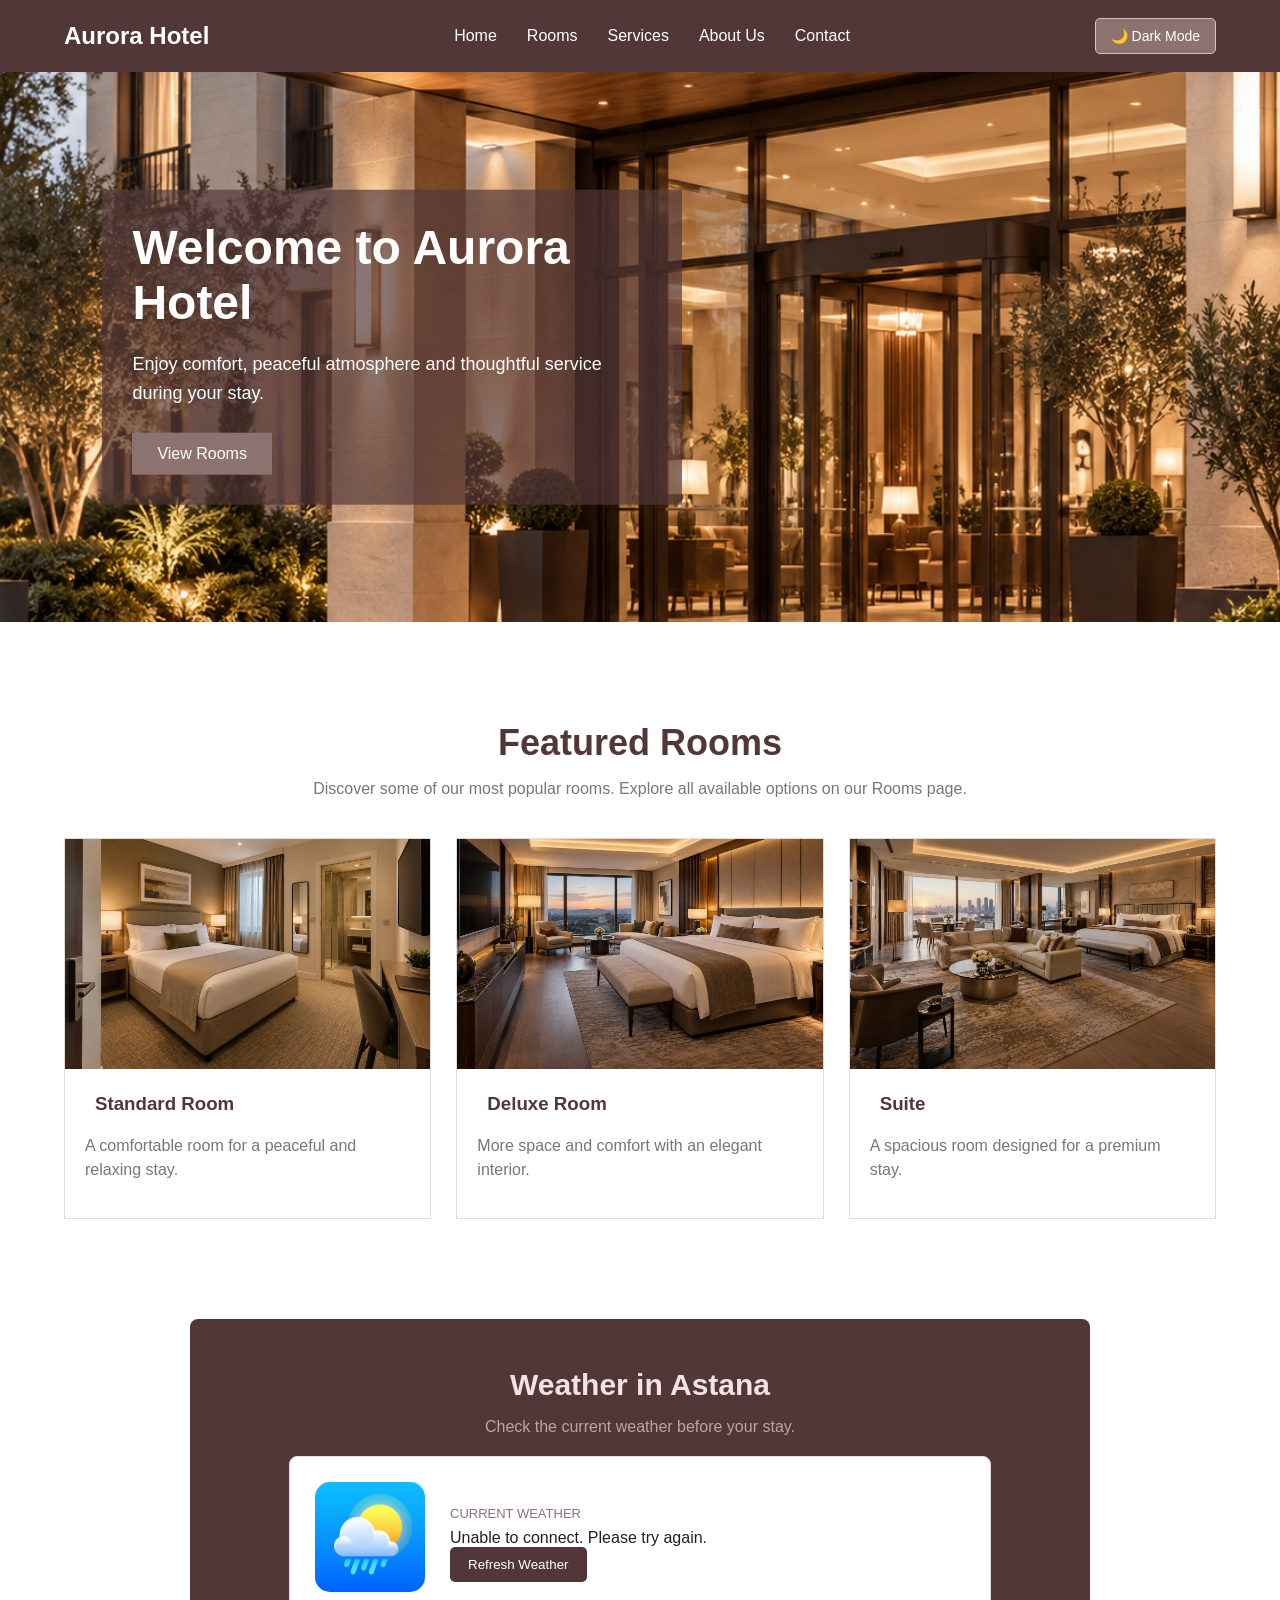
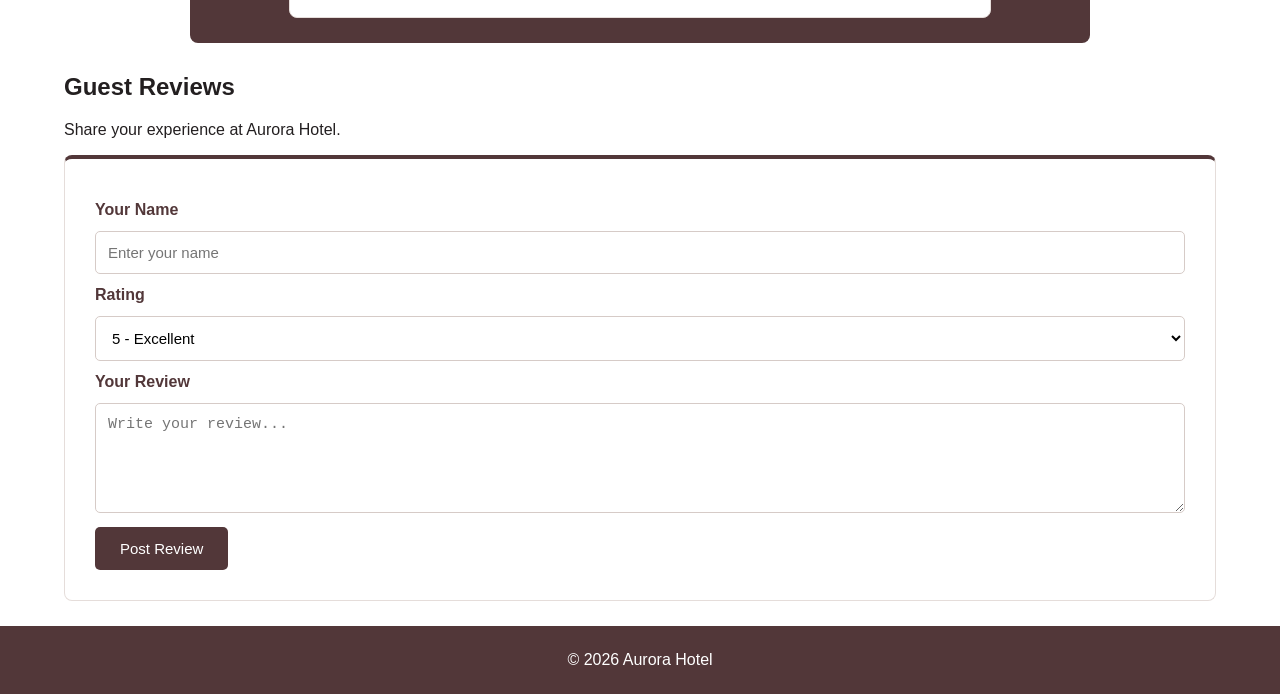
<file: index.html>
<!DOCTYPE html>
<html lang="en">

<head>
    <meta charset="UTF-8">
    <meta name="viewport" content="width=device-width, initial-scale=1.0">
    <link rel="stylesheet" href="style.css">
    <link rel="stylesheet" href="theme.css">
    
    <title>Aurora Hotel</title>
</head>

<body>

    <nav class="navbar">
        <div class="nav-container">

            <a class="logo" href="index.html">Aurora Hotel</a>

            <div class="nav-links">
                <a href="index.html">Home</a>
                <a href="rooms.html">Rooms</a>
                <a href="services.html">Services</a>
                <a href="about.html">About Us</a>
                <a href="contact.html">Contact</a>
            </div>

            <button type="button" id="themeToggle">
                🌙 Dark Mode
            </button>

        </div>
    </nav>


    <main>

        <section class="hero">

            <img src="images/hotel-main.png" alt="Aurora Hotel">

            <div class="hero-content">
                <h1>Welcome to Aurora Hotel</h1>

                <p>
                    Enjoy comfort, peaceful atmosphere and thoughtful
                    service during your stay.
                </p>

                <a href="rooms.html" class="btn-hotel">View Rooms</a>
            </div>

        </section>


        <section class="featured-rooms">

            <div class="page-container">

                <h2>Featured Rooms</h2>

                <p class="featured-description">
                    Discover some of our most popular rooms.
                    Explore all available options on our Rooms page.
                </p>


                <div class="featured-grid">

                    <div class="room-card">

                        <img src="images/standard-room.png" alt="Standard Room">

                        <div class="room-card-content">
                            <h3>Standard Room</h3>

                            <p>
                                A comfortable room for a peaceful and relaxing stay.
                            </p>
                        </div>

                    </div>


                    <div class="room-card">

                        <img src="images/deluxe-room.png" alt="Deluxe Room">

                        <div class="room-card-content">
                            <h3>Deluxe Room</h3>

                            <p>
                                More space and comfort with an elegant interior.
                            </p>

                        </div>

                    </div>


                    <div class="room-card">

                        <img src="images/suite-room.png" alt="Suite">

                        <div class="room-card-content">
                            <h3>Suite</h3>

                            <p>
                                A spacious room designed for a premium stay.
                            </p>
                        </div>

                    </div>

                </div>
            </div>
        </section>

       <section id="hotelWeather">
    <h2>Weather in Astana</h2>
    <p class="weather-intro">Check the current weather before your stay.</p>

    <div class="weather-card">
        <img src="images/weather.jpg" alt="Weather" class="weather-image">

        <div class="weather-content">
            <p class="weather-label">CURRENT WEATHER</p>
            <div id="weatherResult">Loading weather...</div>
            <button type="button" id="weatherRefresh">Refresh Weather</button>
        </div>
    </div>
</section>

        <section class="guest-reviews page-container">
            <h2>Guest Reviews</h2>
            <p>Share your experience at Aurora Hotel.</p>

            <form id="reviewForm">
                <label for="reviewName">Your Name</label>
                <input type="text" id="reviewName" placeholder="Enter your name">

                <label for="reviewRating">Rating</label>
                <select id="reviewRating">
                    <option value="5">5 - Excellent</option>
                    <option value="4">4 - Very Good</option>
                    <option value="3">3 - Good</option>
                    <option value="2">2 - Fair</option>
                    <option value="1">1 - Poor</option>
                </select>

                <label for="reviewMessage">Your Review</label>
                <textarea id="reviewMessage" rows="4" placeholder="Write your review..."></textarea>

                <button type="submit" class="btn-hotel" id="reviewSubmit">Post Review</button>
            </form>

            <div id="reviewsList"></div>
        </section>

    </main>

    <footer>
        <p>© 2026 Aurora Hotel</p>
    </footer>

    <script src="home.js"></script>
    <script src="weatherAPI.js"></script>
    <script src="theme.js"></script>
</body>

</html>
</file>
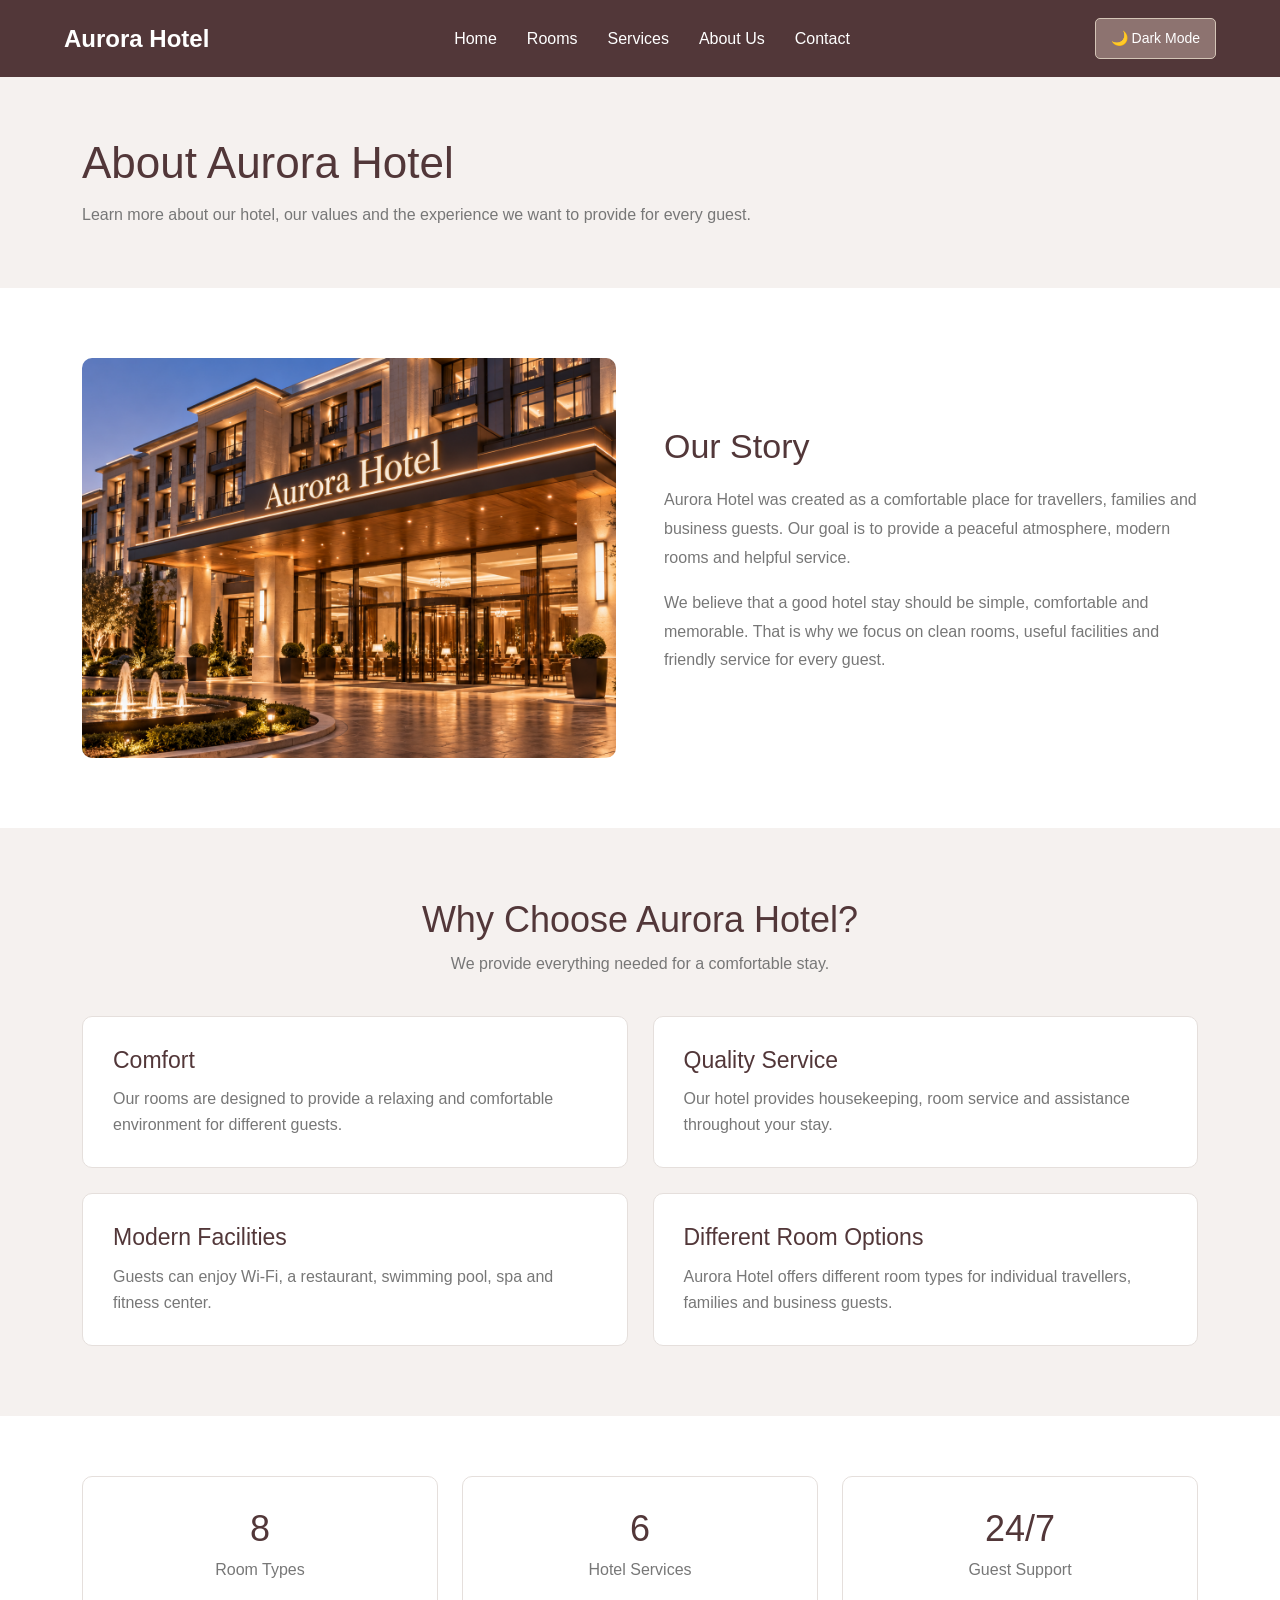
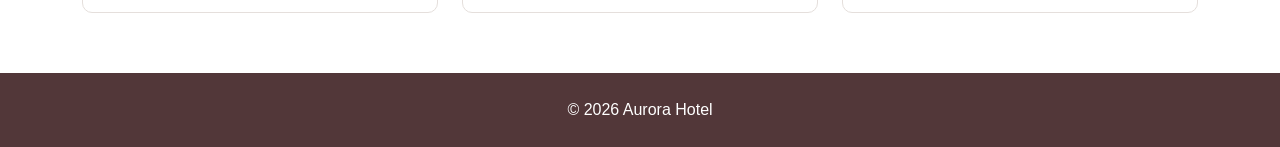
<file: about.html>
<!DOCTYPE html>
<html lang="en">

<head>
    <meta charset="UTF-8">
    <meta name="viewport" content="width=device-width, initial-scale=1.0">

    <link href="https://cdn.jsdelivr.net/npm/bootstrap@5.3.3/dist/css/bootstrap.min.css" rel="stylesheet">

    <link rel="stylesheet" href="style.css">
    <link rel="stylesheet" href="about.css">
    <link rel="stylesheet" href="theme.css">

    <title>About Us | Aurora Hotel</title>
</head>

<body>

    <nav class="navbar">
        <div class="nav-container">

            <a class="logo" href="index.html">Aurora Hotel</a>

            <div class="nav-links">
                <a href="index.html">Home</a>
                <a href="rooms.html">Rooms</a>
                <a href="services.html">Services</a>
                <a href="about.html">About Us</a>
                <a href="contact.html">Contact</a>
            </div>

            <button type="button" id="themeToggle">
                🌙 Dark Mode
            </button>

        </div>
    </nav>


    <main>

        <section class="about-header">
            <div class="container">
                <h1>About Aurora Hotel</h1>
                <p>
                    Learn more about our hotel, our values and the experience
                    we want to provide for every guest.
                </p>
            </div>
        </section>


        <section class="about-story">
            <div class="container">

                <div class="row align-items-center g-5">

                    <div class="col-12 col-lg-6">

                        <img src="images/about-hotel.png"
                             alt="Aurora Hotel"
                             class="about-image">

                    </div>


                    <div class="col-12 col-lg-6">

                        <h2>Our Story</h2>

                        <p>
                            Aurora Hotel was created as a comfortable place
                            for travellers, families and business guests.
                            Our goal is to provide a peaceful atmosphere,
                            modern rooms and helpful service.
                        </p>

                        <p>
                            We believe that a good hotel stay should be simple,
                            comfortable and memorable. That is why we focus on
                            clean rooms, useful facilities and friendly service
                            for every guest.
                        </p>

                    </div>

                </div>

            </div>
        </section>


        <section class="why-us">

            <div class="container">

                <h2>Why Choose Aurora Hotel?</h2>

                <p class="section-description">
                    We provide everything needed for a comfortable stay.
                </p>


                <div class="about-grid">

                    <div class="about-card">
                        <h3>Comfort</h3>
                        <p>
                            Our rooms are designed to provide a relaxing
                            and comfortable environment for different guests.
                        </p>
                    </div>


                    <div class="about-card">
                        <h3>Quality Service</h3>
                        <p>
                            Our hotel provides housekeeping, room service
                            and assistance throughout your stay.
                        </p>
                    </div>


                    <div class="about-card">
                        <h3>Modern Facilities</h3>
                        <p>
                            Guests can enjoy Wi-Fi, a restaurant, swimming pool,
                            spa and fitness center.
                        </p>
                    </div>


                    <div class="about-card">
                        <h3>Different Room Options</h3>
                        <p>
                            Aurora Hotel offers different room types for
                            individual travellers, families and business guests.
                        </p>
                    </div>

                </div>

            </div>

        </section>


        <section class="hotel-info">

            <div class="container">

                <div class="row g-4 text-center">

                    <div class="col-12 col-md-4">
                        <div class="info-box">
                            <h3>8</h3>
                            <p>Room Types</p>
                        </div>
                    </div>

                    <div class="col-12 col-md-4">
                        <div class="info-box">
                            <h3>6</h3>
                            <p>Hotel Services</p>
                        </div>
                    </div>

                    <div class="col-12 col-md-4">
                        <div class="info-box">
                            <h3>24/7</h3>
                            <p>Guest Support</p>
                        </div>
                    </div>

                </div>

            </div>

        </section>

    </main>


    <footer>
        <p>© 2026 Aurora Hotel</p>
    </footer>

    <script src="theme.js"></script>

</body>

</html>
</file>
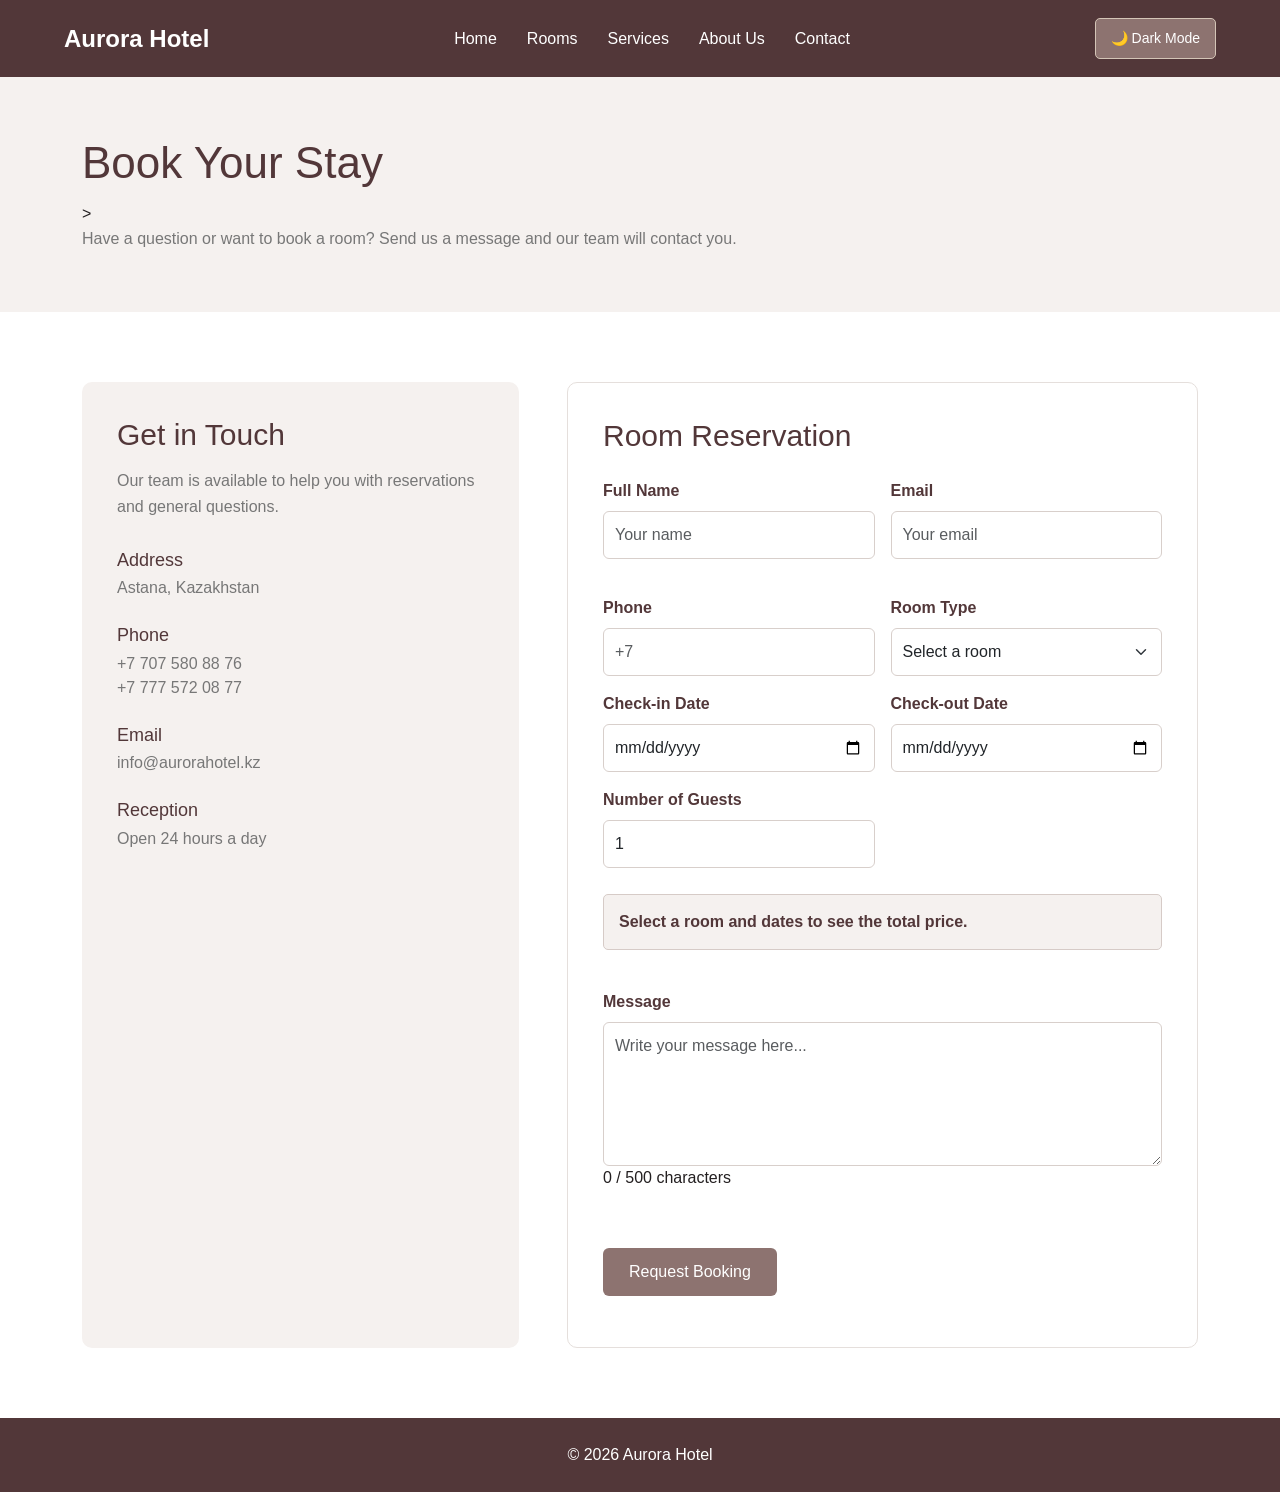
<file: contact.html>
<!DOCTYPE html>
<html lang="en">

<head>
    <meta charset="UTF-8">
    <meta name="viewport" content="width=device-width, initial-scale=1.0">

    <link href="https://cdn.jsdelivr.net/npm/bootstrap@5.3.3/dist/css/bootstrap.min.css" rel="stylesheet">

    <link rel="stylesheet" href="style.css">
    <link rel="stylesheet" href="contact.css">
    <link rel="stylesheet" href="theme.css">

    <title>Contact | Aurora Hotel</title>
</head>

<body>

    <nav class="navbar">
        <div class="nav-container">

            <a class="logo" href="index.html">Aurora Hotel</a>

            <div class="nav-links">
                <a href="index.html">Home</a>
                <a href="rooms.html">Rooms</a>
                <a href="services.html">Services</a>
                <a href="about.html">About Us</a>
                <a href="contact.html">Contact</a>
            </div>
            
            <button type="button" id="themeToggle">
                🌙 Dark Mode
            </button>

        </div>
    </nav>


    <main>

        <section class="contact-header">
            <div class="container">

                <h1>Book Your Stay</h1>>

                <p>
                    Have a question or want to book a room?
                    Send us a message and our team will contact you.
                </p>

            </div>
        </section>


        <section class="contact-section">

            <div class="container">

                <div class="row g-5">


                    <div class="col-12 col-lg-5">

                        <div class="contact-info">

                            <h2>Get in Touch</h2>

                            <p>
                                Our team is available to help you with
                                reservations and general questions.
                            </p>


                            <div class="contact-item">
                                <h3>Address</h3>
                                <p>Astana, Kazakhstan</p>
                            </div>


                            <div class="contact-item">
                                <h3>Phone</h3>
                                <p>+7 707 580 88 76</p>
                                <p>+7 777 572 08 77</p>
                            </div>


                            <div class="contact-item">
                                <h3>Email</h3>
                                <p>info@aurorahotel.kz</p>
                            </div>


                            <div class="contact-item">
                                <h3>Reception</h3>
                                <p>Open 24 hours a day</p>
                            </div>

                        </div>

                    </div>


                    <div class="col-12 col-lg-7">

                        <div class="contact-form">

                            <h2>Room Reservation</h2>

                            <form novalidate>

                                <div class="row g-3">
                                    
                                    <div class="col-12 col-md-6">
                                        <label for="name" class="form-label">
                                            Full Name
                                        </label>

                                        <input type="text"
                                               class="form-control"
                                               id="name"
                                               placeholder="Your name"
                                               required>
                                        <small id="nameError" class="error-message"></small>
                                    </div>
                                    
                                    <div class="col-12 col-md-6">
                                        <label for="email" class="form-label">
                                            Email
                                        </label>
                                        
                                        <input type="email"
                                               class="form-control"
                                               id="email"
                                               placeholder="Your email"
                                               required>
                                        <small id="emailError" class="error-message"></small>
                                    </div>


                                    <div class="col-12 col-md-6">
                                        <label for="phone" class="form-label">
                                            Phone
                                        </label>

                                        <input type="tel"
                                               class="form-control"
                                               id="phone"
                                               placeholder="+7">
                                    </div>


                                    <div class="col-12 col-md-6">
                                        <label for="room" class="form-label">
                                            Room Type
                                        </label>

                                        <select class="form-select" id="room" required>

                                            <option value="" selected disabled>Select a room</option>
                                            <option>Standard Room</option>
                                            <option>Twin Room</option>
                                            <option>Deluxe Room</option>
                                            <option>Family Room</option>
                                            <option>Junior Suite</option>
                                            <option>Executive Suite</option>
                                            <option>Accessible Room</option>
                                            <option>Penthouse Suite</option>

                                        </select>
                                    </div>
                                    
                                    
                                    
                                    <div class="col-12 col-md-6">
                                        <label for="checkIn" class="form-label">
                                            Check-in Date
                                        </label>
                                        <input type="date"
                                               class="form-control"
                                               id="checkIn"
                                               required>
                                    </div>
                                    
                                    <div class="col-12 col-md-6">
                                        <label for="checkOut" class="form-label">
                                            Check-out Date
                                        </label>
                                        <input type="date"
                                               class="form-control"
                                               id="checkOut"
                                               required>
                                    </div>
                                    
                                    <div class="col-12 col-md-6">
                                        <label for="guests" class="form-label">
                                            Number of Guests
                                        </label>
                                        <input type="number"
                                               class="form-control"
                                               id="guests"
                                               min="1"
                                               max="10"
                                               value="1"
                                               required>    
                                    </div>
                                    
                                    <div class="col-12">
                                        <div id="bookingTotal">
                                            Select a room and dates to see the total price.
                                        </div>
                                        <small id="bookingError" class="error-message"></small>
                                    </div>


                                    <div class="col-12">
                                        <label for="message" class="form-label">
                                            Message
                                        </label>

                                        <textarea class="form-control"
                                                  id="message"
                                                  rows="5"
                                                  maxlength="500"
                                                  placeholder="Write your message here..."
                                                  ></textarea>

                                        <p id="charCounter">0 / 500 characters</p>
                                        <small id="messageError" class="error-message"></small>
                                    </div>


                                    <div class="col-12">
                                        <button type="submit" class="btn contact-button">
                                            Request Booking
                                        </button>
                                        <p id="formSuccess" class="success-message"></p>
                                    </div>

                                </div>

                            </form>

                        </div>

                    </div>

                </div>

            </div>

        </section>

    </main>


    <footer>
        <p>© 2026 Aurora Hotel</p>
    </footer>

    <script src="https://code.jquery.com/jquery-3.7.1.min.js"></script>
    <script src="hotel-data.js"></script>
    <script src="theme.js"></script>
    <script src="contact.js"></script>
</body>

</html>
</file>
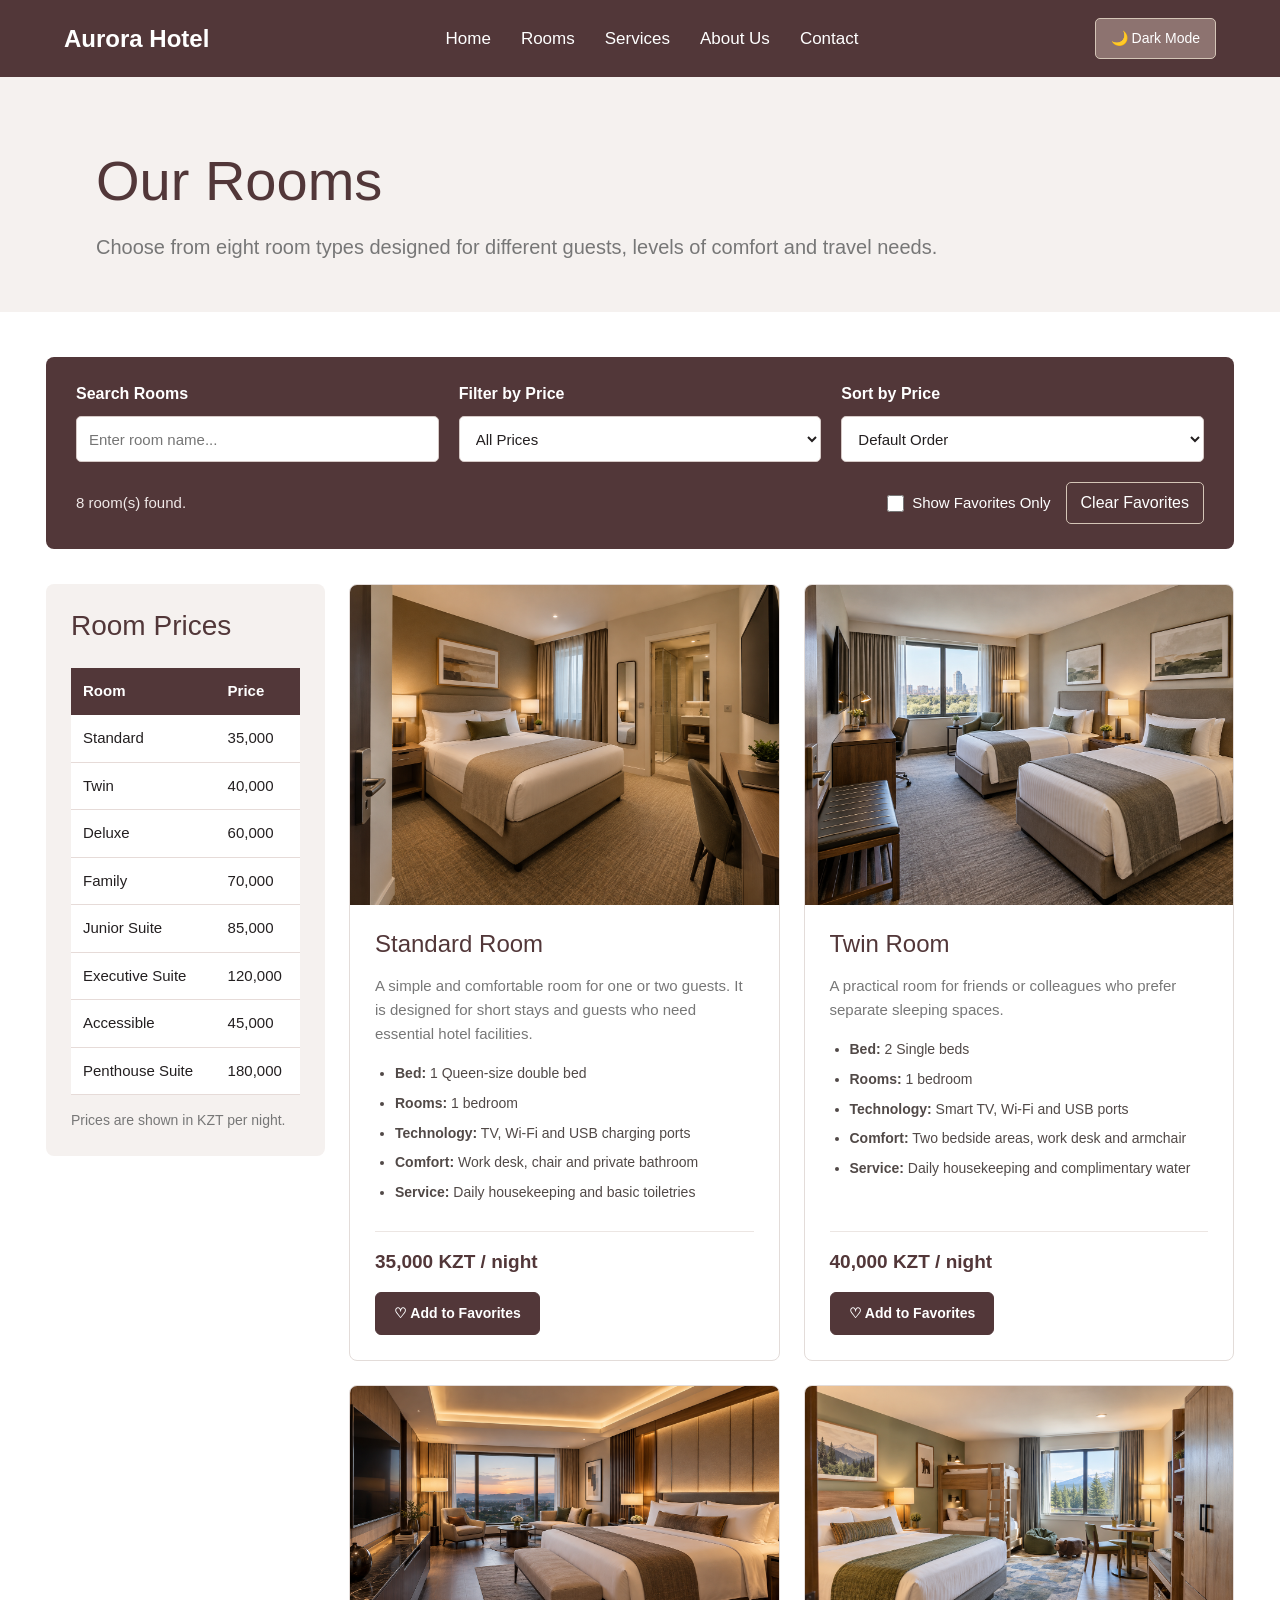
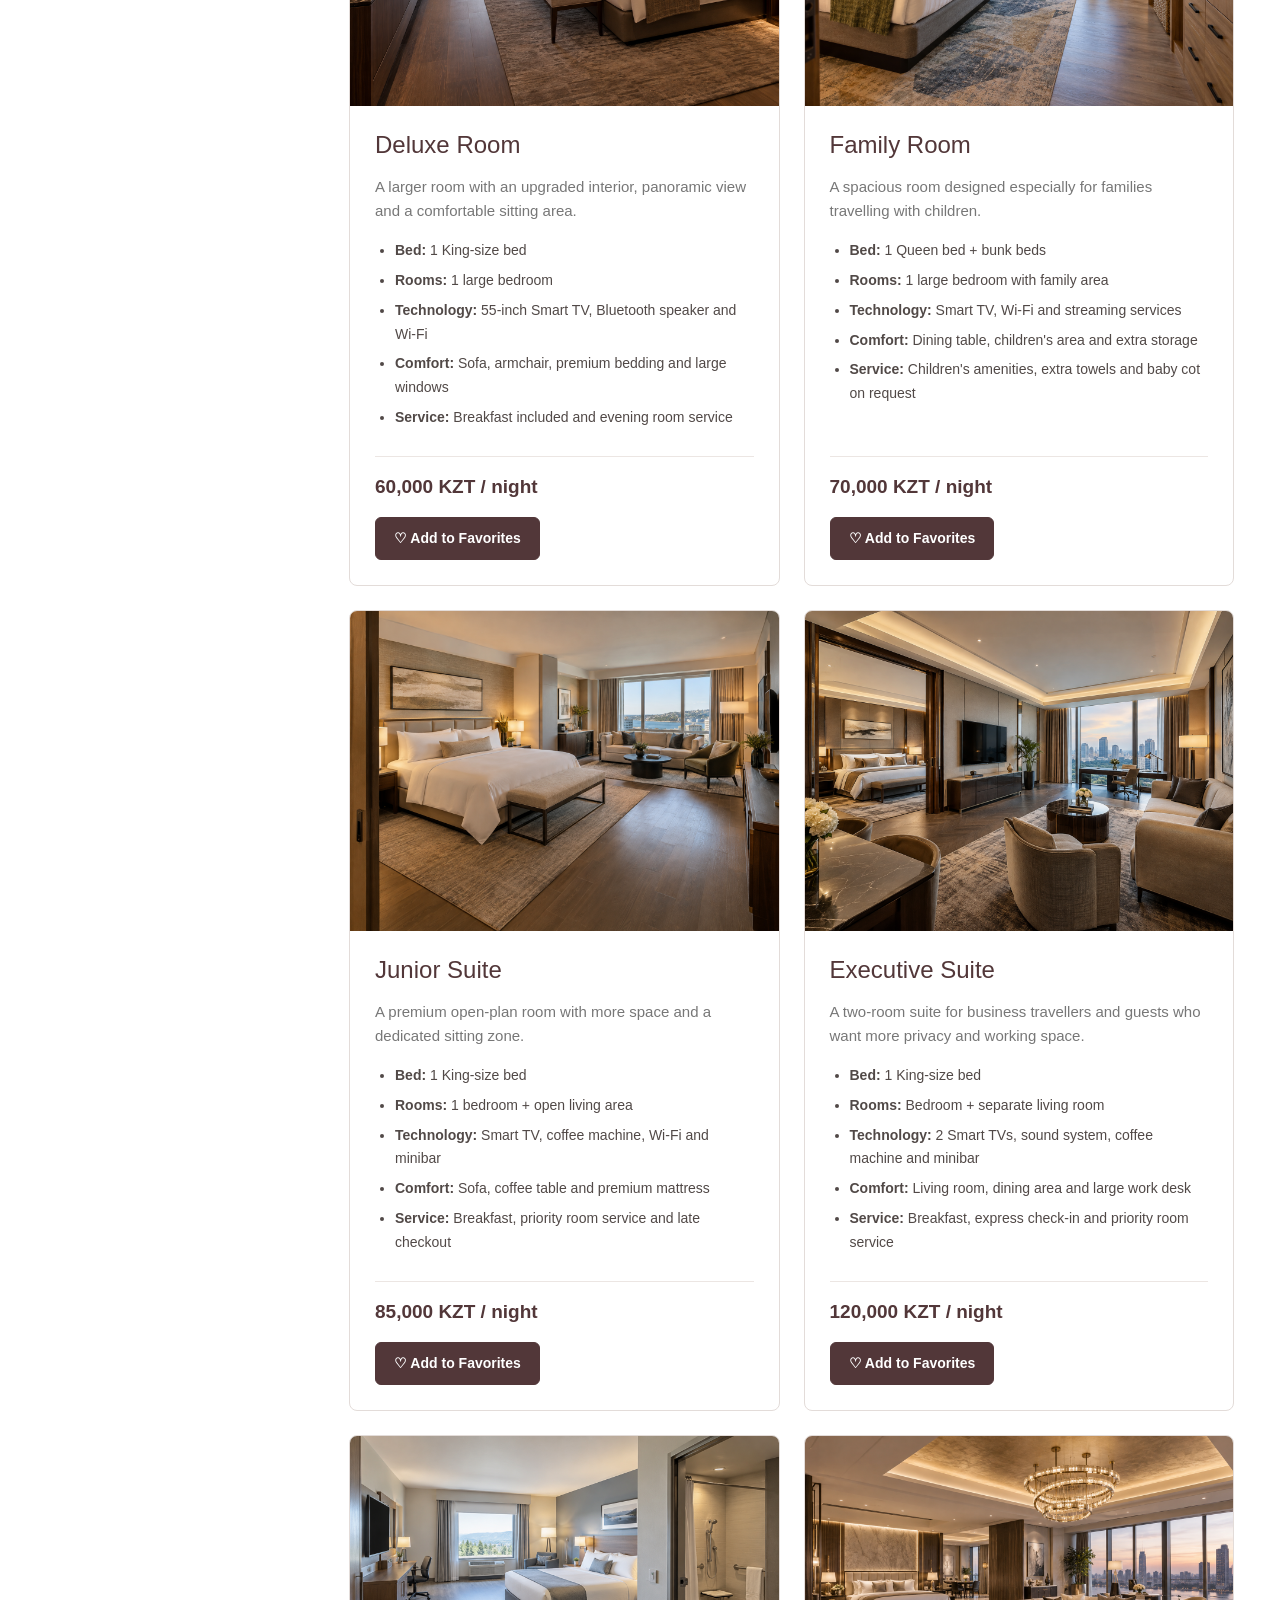
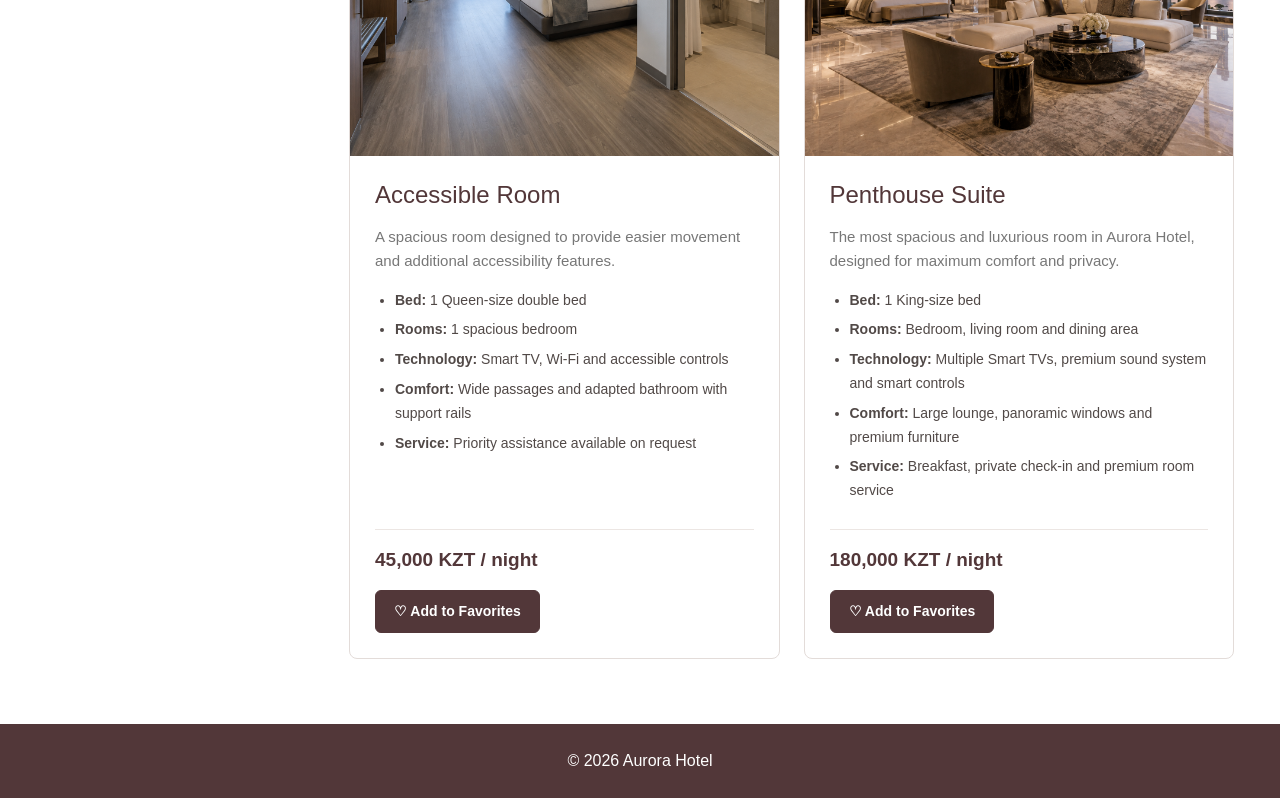
<file: rooms.html>
<!DOCTYPE html>
<html lang="en">
<head>
    <meta charset="UTF-8">
    <meta name="viewport" content="width=device-width, initial-scale=1.0">
    <link href="https://cdn.jsdelivr.net/npm/bootstrap@5.3.3/dist/css/bootstrap.min.css" rel="stylesheet">
    <link rel="stylesheet" href="style.css">
    <link rel="stylesheet" href="rooms.css">
    <link rel="stylesheet" href="theme.css">
    
    <title>Rooms | Aurora Hotel</title>
</head>
<body>
    <nav class="navbar">
        <div class="nav-container">
            <a class="logo" href="index.html">Aurora Hotel</a>
            <div class="nav-links">
                <a href="index.html">Home</a>
                <a href="rooms.html">Rooms</a>
                <a href="services.html">Services</a>
                <a href="about.html">About Us</a>
                <a href="contact.html">Contact</a>
            </div>

            <button type="button" id="themeToggle">
                🌙 Dark Mode
            </button>

        </div>
    </nav>

    <main>
        <section class="rooms-header">
            <div class="container">
                <h1>Our Rooms</h1>
                <p>Choose from eight room types designed for different guests, levels of comfort and travel needs.</p>
            </div>
        </section>

        <section class="rooms-page">
            <div class="container-fluid">

                <div class="room-search">
                    <div class="search-controls">
                        <div class="search-field">
                            <label for="roomSearchInput">Search Rooms</label>
                            <input type="search" id="roomSearchInput" placeholder="Enter room name...">
                        </div>

                        <div class="search-field">
                            <label for="priceFilter">Filter by Price</label>
                            <select id="priceFilter">
                                <option value="all">All Prices</option>
                                <option value="50000">Up to 50,000 KZT</option>
                                <option value="100000">Up to 100,000 KZT</option>
                                <option value="150000">Up to 150,000 KZT</option>
                            </select>
                        </div>

                        <div class="search-field">
                            <label for="sortPrice">Sort by Price</label>
                            <select id="sortPrice">
                                <option value="default">Default Order</option>
                                <option value="low">Price: Low to High</option>
                                <option value="high">Price: High to Low</option>
                            </select>
                        </div>
                    </div>

                    <div class="search-footer">
                        <p id="searchMessage" aria-live="polite">8 room(s) found.</p>

                        <div class="favorites-actions">
    <label class="favorites-filter">
        <input type="checkbox" id="favoritesOnly">
        <span>Show Favorites Only</span>
    </label>

    <button type="button" id="clearFavorites">Clear Favorites</button>
</div>
                    </div>
                </div>

                <div class="row g-4">
                    <aside class="col-12 col-lg-3">
                        <div class="price-box">
                            <h2>Room Prices</h2>

                            <table class="table price-table">
                                <thead>
                                    <tr>
                                        <th>Room</th>
                                        <th>Price</th>
                                    </tr>
                                </thead>

                                <tbody>
                                    <tr>
                                        <td>Standard</td>
                                        <td>35,000</td>
                                    </tr>
                                    <tr>
                                        <td>Twin</td>
                                        <td>40,000</td>
                                    </tr>
                                    <tr>
                                        <td>Deluxe</td>
                                        <td>60,000</td>
                                    </tr>
                                    <tr>
                                        <td>Family</td>
                                        <td>70,000</td>
                                    </tr>
                                    <tr>
                                        <td>Junior Suite</td>
                                        <td>85,000</td>
                                    </tr>
                                    <tr>
                                        <td>Executive Suite</td>
                                        <td>120,000</td>
                                    </tr>
                                    <tr>
                                        <td>Accessible</td>
                                        <td>45,000</td>
                                    </tr>
                                    <tr>
                                        <td>Penthouse Suite</td>
                                        <td>180,000</td>
                                    </tr>
                                </tbody>
                            </table>

                            <p class="price-note">Prices are shown in KZT per night.</p>
                        </div>
                    </aside>

                    <div class="col-12 col-lg-9">
                        <div class="row g-4" id="roomsGrid">

                            <div class="col-12 col-md-6 room-item">
                                <article class="full-room-card">
                                    <img src="images/standard-room.png" alt="Standard Room">

                                    <div class="full-room-content">
                                        <h2>Standard Room</h2>

                                        <p>
                                            A simple and comfortable room for one or two guests.
                                            It is designed for short stays and guests who need
                                            essential hotel facilities.
                                        </p>

                                        <ul>
                                            <li><strong>Bed:</strong> 1 Queen-size double bed</li>
                                            <li><strong>Rooms:</strong> 1 bedroom</li>
                                            <li><strong>Technology:</strong> TV, Wi-Fi and USB charging ports</li>
                                            <li><strong>Comfort:</strong> Work desk, chair and private bathroom</li>
                                            <li><strong>Service:</strong> Daily housekeeping and basic toiletries</li>
                                        </ul>

                                        <p class="room-price">35,000 KZT / night</p>
                                    </div>
                                </article>
                            </div>

                            <div class="col-12 col-md-6 room-item">
                                <article class="full-room-card">
                                    <img src="images/twin-room.png" alt="Twin Room">

                                    <div class="full-room-content">
                                        <h2>Twin Room</h2>

                                        <p>
                                            A practical room for friends or colleagues
                                            who prefer separate sleeping spaces.
                                        </p>

                                        <ul>
                                            <li><strong>Bed:</strong> 2 Single beds</li>
                                            <li><strong>Rooms:</strong> 1 bedroom</li>
                                            <li><strong>Technology:</strong> Smart TV, Wi-Fi and USB ports</li>
                                            <li><strong>Comfort:</strong> Two bedside areas, work desk and armchair</li>
                                            <li><strong>Service:</strong> Daily housekeeping and complimentary water</li>
                                        </ul>

                                        <p class="room-price">40,000 KZT / night</p>
                                    </div>
                                </article>
                            </div>

                            <div class="col-12 col-md-6 room-item">
                                <article class="full-room-card">
                                    <img src="images/deluxe-room.png" alt="Deluxe Room">

                                    <div class="full-room-content">
                                        <h2>Deluxe Room</h2>

                                        <p>
                                            A larger room with an upgraded interior,
                                            panoramic view and a comfortable sitting area.
                                        </p>

                                        <ul>
                                            <li><strong>Bed:</strong> 1 King-size bed</li>
                                            <li><strong>Rooms:</strong> 1 large bedroom</li>
                                            <li><strong>Technology:</strong> 55-inch Smart TV, Bluetooth speaker and Wi-Fi</li>
                                            <li><strong>Comfort:</strong> Sofa, armchair, premium bedding and large windows</li>
                                            <li><strong>Service:</strong> Breakfast included and evening room service</li>
                                        </ul>

                                        <p class="room-price">60,000 KZT / night</p>
                                    </div>
                                </article>
                            </div>

                            <div class="col-12 col-md-6 room-item">
                                <article class="full-room-card">
                                    <img src="images/family-room.png" alt="Family Room">

                                    <div class="full-room-content">
                                        <h2>Family Room</h2>

                                        <p>
                                            A spacious room designed especially for
                                            families travelling with children.
                                        </p>

                                        <ul>
                                            <li><strong>Bed:</strong> 1 Queen bed + bunk beds</li>
                                            <li><strong>Rooms:</strong> 1 large bedroom with family area</li>
                                            <li><strong>Technology:</strong> Smart TV, Wi-Fi and streaming services</li>
                                            <li><strong>Comfort:</strong> Dining table, children's area and extra storage</li>
                                            <li><strong>Service:</strong> Children's amenities, extra towels and baby cot on request</li>
                                        </ul>

                                        <p class="room-price">70,000 KZT / night</p>
                                    </div>
                                </article>
                            </div>

                            <div class="col-12 col-md-6 room-item">
                                <article class="full-room-card">
                                    <img src="images/junior-suite.png" alt="Junior Suite">

                                    <div class="full-room-content">
                                        <h2>Junior Suite</h2>

                                        <p>
                                            A premium open-plan room with more space
                                            and a dedicated sitting zone.
                                        </p>

                                        <ul>
                                            <li><strong>Bed:</strong> 1 King-size bed</li>
                                            <li><strong>Rooms:</strong> 1 bedroom + open living area</li>
                                            <li><strong>Technology:</strong> Smart TV, coffee machine, Wi-Fi and minibar</li>
                                            <li><strong>Comfort:</strong> Sofa, coffee table and premium mattress</li>
                                            <li><strong>Service:</strong> Breakfast, priority room service and late checkout</li>
                                        </ul>

                                        <p class="room-price">85,000 KZT / night</p>
                                    </div>
                                </article>
                            </div>

                            <div class="col-12 col-md-6 room-item">
                                <article class="full-room-card">
                                    <img src="images/executive-suite.png" alt="Executive Suite">

                                    <div class="full-room-content">
                                        <h2>Executive Suite</h2>

                                        <p>
                                            A two-room suite for business travellers
                                            and guests who want more privacy and working space.
                                        </p>

                                        <ul>
                                            <li><strong>Bed:</strong> 1 King-size bed</li>
                                            <li><strong>Rooms:</strong> Bedroom + separate living room</li>
                                            <li><strong>Technology:</strong> 2 Smart TVs, sound system, coffee machine and minibar</li>
                                            <li><strong>Comfort:</strong> Living room, dining area and large work desk</li>
                                            <li><strong>Service:</strong> Breakfast, express check-in and priority room service</li>
                                        </ul>

                                        <p class="room-price">120,000 KZT / night</p>
                                    </div>
                                </article>
                            </div>

                            <div class="col-12 col-md-6 room-item">
                                <article class="full-room-card">
                                    <img src="images/accessible-room.png" alt="Accessible Room">

                                    <div class="full-room-content">
                                        <h2>Accessible Room</h2>

                                        <p>
                                            A spacious room designed to provide easier
                                            movement and additional accessibility features.
                                        </p>

                                        <ul>
                                            <li><strong>Bed:</strong> 1 Queen-size double bed</li>
                                            <li><strong>Rooms:</strong> 1 spacious bedroom</li>
                                            <li><strong>Technology:</strong> Smart TV, Wi-Fi and accessible controls</li>
                                            <li><strong>Comfort:</strong> Wide passages and adapted bathroom with support rails</li>
                                            <li><strong>Service:</strong> Priority assistance available on request</li>
                                        </ul>

                                        <p class="room-price">45,000 KZT / night</p>
                                    </div>
                                </article>
                            </div>

                            <div class="col-12 col-md-6 room-item">
                                <article class="full-room-card">
                                    <img src="images/penthouse-suite.png" alt="Penthouse Suite">

                                    <div class="full-room-content">
                                        <h2>Penthouse Suite</h2>

                                        <p>
                                            The most spacious and luxurious room in Aurora Hotel,
                                            designed for maximum comfort and privacy.
                                        </p>

                                        <ul>
                                            <li><strong>Bed:</strong> 1 King-size bed</li>
                                            <li><strong>Rooms:</strong> Bedroom, living room and dining area</li>
                                            <li><strong>Technology:</strong> Multiple Smart TVs, premium sound system and smart controls</li>
                                            <li><strong>Comfort:</strong> Large lounge, panoramic windows and premium furniture</li>
                                            <li><strong>Service:</strong> Breakfast, private check-in and premium room service</li>
                                        </ul>

                                        <p class="room-price">180,000 KZT / night</p>
                                    </div>
                                </article>
                            </div>

                        </div>
                    </div>
                </div>
            </div>
        </section>
    </main>

    <footer>
        <p>© 2026 Aurora Hotel</p>
    </footer>

    <script src="https://code.jquery.com/jquery-3.7.1.min.js"></script>
    <script src="hotel-data.js"></script>
    <script src="rooms.js"></script>
    <script src="theme.js"></script>
</body>
</html>
</file>
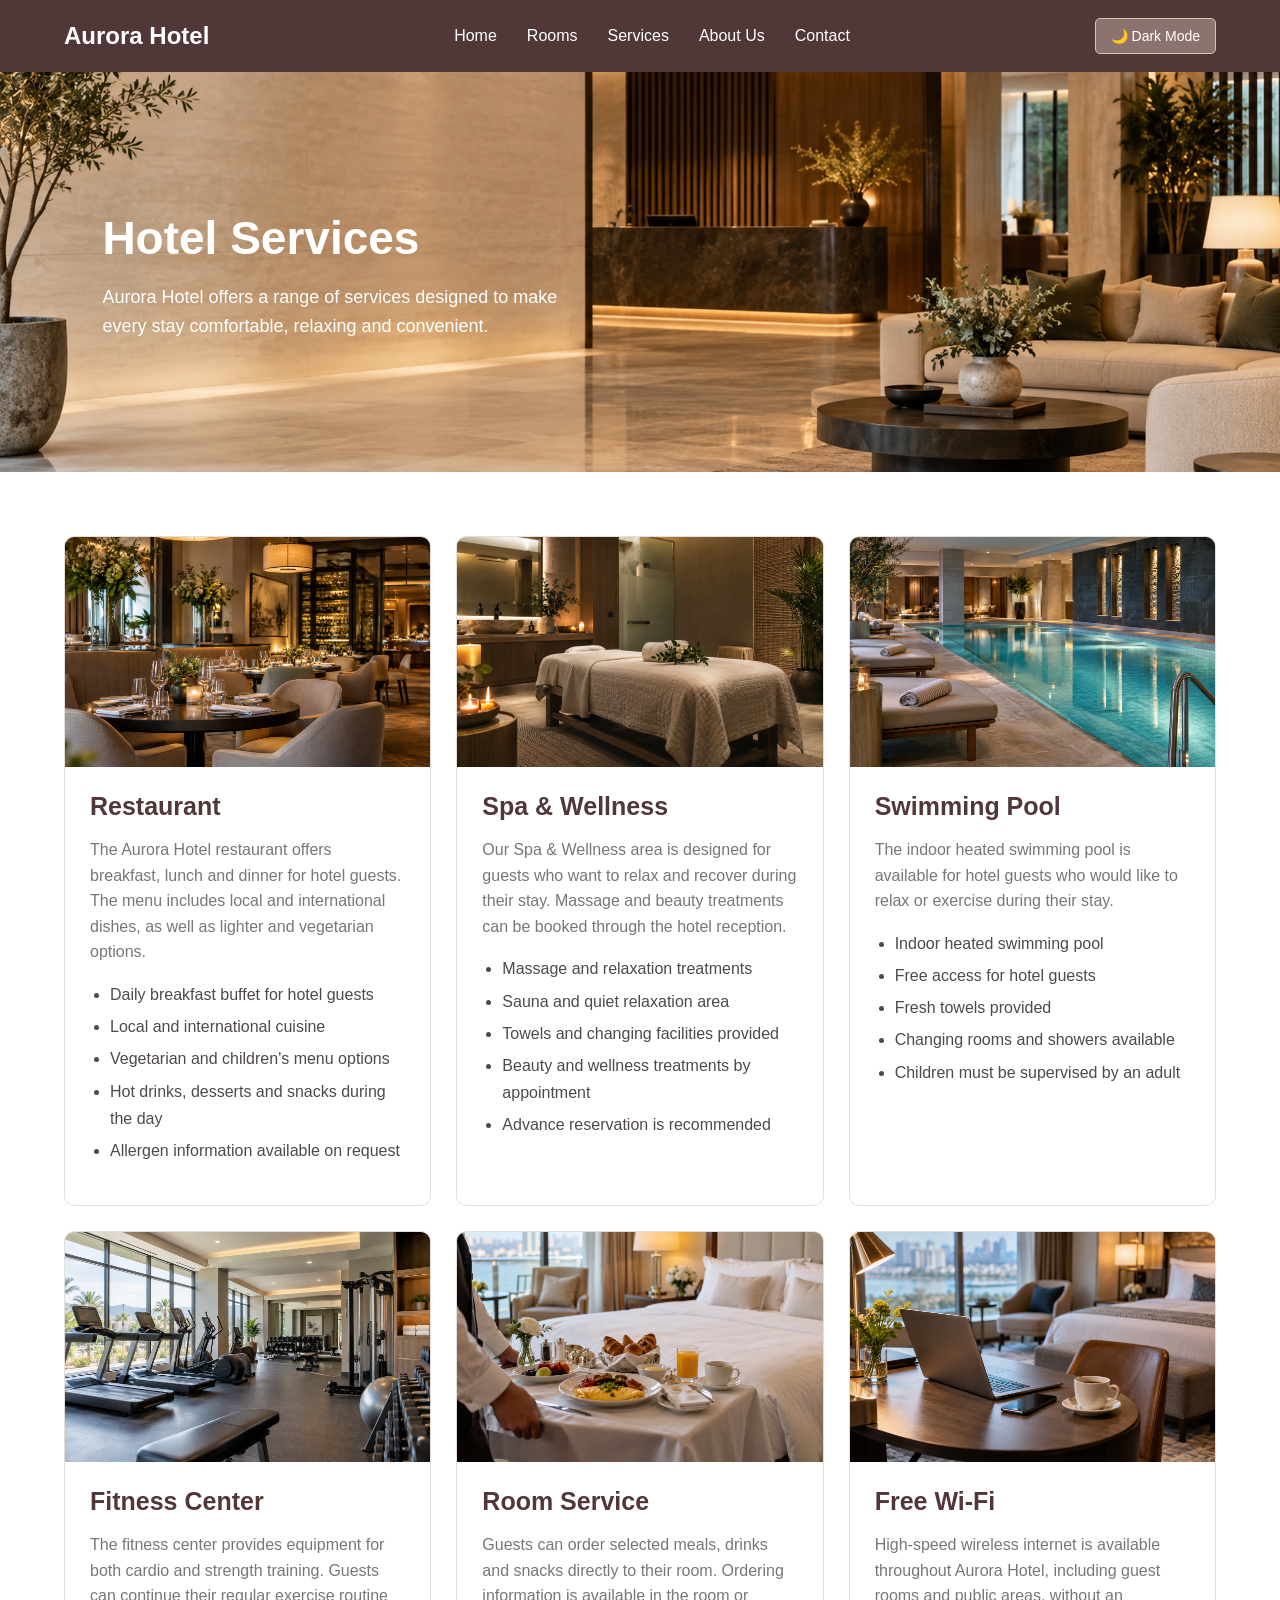
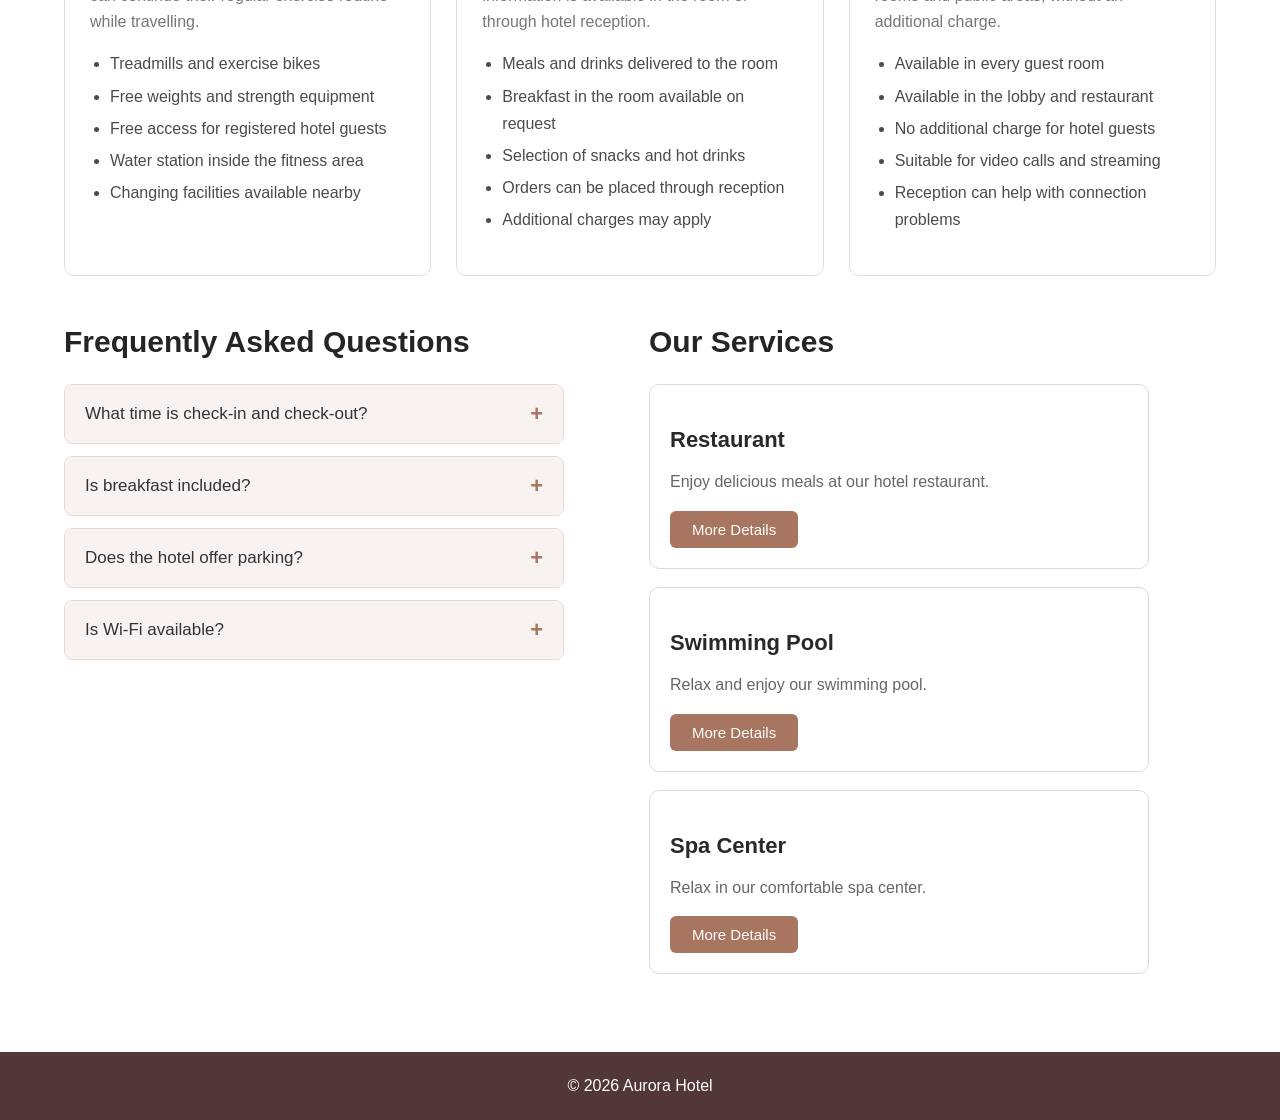
<file: services.html>
<!DOCTYPE html>
<html lang="en">

<head>
    <meta charset="UTF-8">
    <meta name="viewport" content="width=device-width, initial-scale=1.0">
    <link rel="stylesheet" href="style.css">
    <link rel="stylesheet" href="services.css">
    <link rel="stylesheet" href="theme.css">

    <title>Services | Aurora Hotel</title>
</head>

<body>

    <nav class="navbar">
        <div class="nav-container">

            <a class="logo" href="index.html">Aurora Hotel</a>

            <div class="nav-links">
                <a href="index.html">Home</a>
                <a href="rooms.html">Rooms</a>
                <a href="services.html">Services</a>
                <a href="about.html">About Us</a>
                <a href="contact.html">Contact</a>
            </div>

            <button type="button" id="themeToggle">
                🌙 Dark Mode
            </button>

        </div>
    </nav>


    <main>

        <section class="services-hero">

    <img src="images/services-hero.png" alt="Aurora Hotel Services">

    <div class="services-hero-content">

        <h1>Hotel Services</h1>

        <p>
            Aurora Hotel offers a range of services designed to make
            every stay comfortable, relaxing and convenient.
        </p>

    </div>

</section>


        <section class="services-section">

            <div class="services-container">

                <div class="services-list">


                    <article class="service-card">

                        <img src="images/restaurant.png" alt="Aurora Hotel Restaurant">

                        <div class="service-content">

                            <h2>Restaurant</h2>

                            <p>
                                The Aurora Hotel restaurant offers breakfast,
                                lunch and dinner for hotel guests. The menu
                                includes local and international dishes, as well
                                as lighter and vegetarian options.
                            </p>

                            <ul>
                                <li>Daily breakfast buffet for hotel guests</li>
                                <li>Local and international cuisine</li>
                                <li>Vegetarian and children's menu options</li>
                                <li>Hot drinks, desserts and snacks during the day</li>
                                <li>Allergen information available on request</li>
                            </ul>

                        </div>

                    </article>


                    <article class="service-card">

                        <img src="images/spa.png" alt="Aurora Hotel Spa">

                        <div class="service-content">

                            <h2>Spa & Wellness</h2>

                            <p>
                                Our Spa & Wellness area is designed for guests
                                who want to relax and recover during their stay.
                                Massage and beauty treatments can be booked
                                through the hotel reception.
                            </p>

                            <ul>
                                <li>Massage and relaxation treatments</li>
                                <li>Sauna and quiet relaxation area</li>
                                <li>Towels and changing facilities provided</li>
                                <li>Beauty and wellness treatments by appointment</li>
                                <li>Advance reservation is recommended</li>
                            </ul>

                        </div>

                    </article>


                    <article class="service-card">

                        <img src="images/pool.png" alt="Aurora Hotel Swimming Pool">

                        <div class="service-content">

                            <h2>Swimming Pool</h2>

                            <p>
                                The indoor heated swimming pool is available
                                for hotel guests who would like to relax or
                                exercise during their stay.
                            </p>

                            <ul>
                                <li>Indoor heated swimming pool</li>
                                <li>Free access for hotel guests</li>
                                <li>Fresh towels provided</li>
                                <li>Changing rooms and showers available</li>
                                <li>Children must be supervised by an adult</li>
                            </ul>

                        </div>

                    </article>


                    <article class="service-card">

                        <img src="images/fitness.png" alt="Aurora Hotel Fitness Center">

                        <div class="service-content">

                            <h2>Fitness Center</h2>

                            <p>
                                The fitness center provides equipment for both
                                cardio and strength training. Guests can continue
                                their regular exercise routine while travelling.
                            </p>

                            <ul>
                                <li>Treadmills and exercise bikes</li>
                                <li>Free weights and strength equipment</li>
                                <li>Free access for registered hotel guests</li>
                                <li>Water station inside the fitness area</li>
                                <li>Changing facilities available nearby</li>
                            </ul>

                        </div>

                    </article>


                    <article class="service-card">

                        <img src="images/breakfast-service.png" alt="Aurora Hotel Room Service">

                        <div class="service-content">

                            <h2>Room Service</h2>

                            <p>
                                Guests can order selected meals, drinks and
                                snacks directly to their room. Ordering
                                information is available in the room or
                                through hotel reception.
                            </p>

                            <ul>
                                <li>Meals and drinks delivered to the room</li>
                                <li>Breakfast in the room available on request</li>
                                <li>Selection of snacks and hot drinks</li>
                                <li>Orders can be placed through reception</li>
                                <li>Additional charges may apply</li>
                            </ul>

                        </div>

                    </article>


                    <article class="service-card">

                        <img src="images/wifi.png" alt="Free Wi-Fi at Aurora Hotel">

                        <div class="service-content">

                            <h2>Free Wi-Fi</h2>

                            <p>
                                High-speed wireless internet is available
                                throughout Aurora Hotel, including guest rooms
                                and public areas, without an additional charge.
                            </p>

                            <ul>
                                <li>Available in every guest room</li>
                                <li>Available in the lobby and restaurant</li>
                                <li>No additional charge for hotel guests</li>
                                <li>Suitable for video calls and streaming</li>
                                <li>Reception can help with connection problems</li>
                            </ul>

                        </div>

                    </article>
                    
                    <section class="faq-section">
                        <h2>Frequently Asked Questions</h2>
                        <div class="faq-item">
                            <button class="faq-question" type="button">
                                What time is check-in and check-out?
                                <span>+</span>
                            </button>
                            <div class="faq-answer">
                                <p>Check-in starts at 14:00 and check-out is until 12:00.</p>
                            </div>
                        </div>
                        
                        <div class="faq-item">
                            <button class="faq-question" type="button">
                                Is breakfast included?
                                <span>+</span>
                            </button>
                            <div class="faq-answer">
                                <p>Yes, breakfast is included in selected room packages.</p>
                            </div>
                        </div>
                        
                        <div class="faq-item">
                            <button class="faq-question" type="button">
                                Does the hotel offer parking?
                                <span>+</span>
                            </button>
                            <div class="faq-answer">
                                <p>Yes, free parking is available for hotel guests.</p>
                            </div>
                        </div>
                        
                        <div class="faq-item">
                            <button class="faq-question" type="button">
                                Is Wi-Fi available?
                                <span>+</span>
                            </button>
                            <div class="faq-answer">
                                <p>Yes, free Wi-Fi is available throughout the hotel.</p>
                            </div>
                        </div>
                    </section>
                    
                    <section class="service-details">
                        <h2>Our Services</h2>
                        
                        <div class="service-detail-item">
                            <h3>Restaurant</h3>
                            <p>Enjoy delicious meals at our hotel restaurant.</p>
                            <button class="details-btn" type="button">More Details</button>
                            <div class="details-content">
                                <p>
                                    Our restaurant offers breakfast, lunch and dinner.
                                    Guests can enjoy different international dishes
                                    prepared by professional chefs.
                                </p>
                            </div>
                        </div>
                        
                        <div class="service-detail-item">
                            <h3>Swimming Pool</h3>
                            <p>Relax and enjoy our swimming pool.</p>
                            
                            <button class="details-btn" type="button">More Details</button>
                            <div class="details-content">
                                <p>
                                    The hotel swimming pool is available for all guests.
                                    Towels and comfortable relaxation areas are provided.
                                </p>
                            </div>
                        </div>
                        
                        <div class="service-detail-item">
                            <h3>Spa Center</h3>
                            <p>Relax in our comfortable spa center.</p>
                            
                            <button class="details-btn" type="button">More Details</button>
                            
                            <div class="details-content">
                                <p>
                                    Our spa center offers relaxation areas and different
                                    wellness services for hotel guests.
                                </p>
                            </div>
                        </div>
                    </section>
                </div>
            </div>
        </section>
    </main>


    <footer>
        <p>© 2026 Aurora Hotel</p>
    </footer>

    <script src="https://code.jquery.com/jquery-3.7.1.min.js"></script>
    <script src="endterm.js"></script>
    <script src="theme.js"></script>
</body>

</html>
</file>
<file: style.css>
body {
    margin: 0;
    font-family: Arial, sans-serif;
    background-color: #ffffff;
    color: #231f20;
}

.navbar {
    background-color: #523739;
    padding: 18px 0;
}

.nav-container {
    width: 90%;
    margin: 0 auto;
    display: flex;
    justify-content: space-between;
    align-items: center;
}

.logo {
    color: #ffffff;
    font-size: 24px;
    font-weight: bold;
    text-decoration: none;
}

.logo:hover {
    color: #d4c5b7;
}

.nav-links {
    display: flex;
    gap: 30px;
}

.nav-links a {
    color: #ffffff;
    text-decoration: none;
}

.nav-links a:hover {
    color: #d4c5b7;
}

.hero {
    position: relative;
    width: 100%;
}

.hero img {
    width: 100%;
    height: 550px;
    object-fit: cover;
    display: block;
}

.hero-content {
    position: absolute;
    top: 50%;
    transform: translateY(-50%);
    left: 8%;
    
    max-width: 520px;

    background-color: rgba(82, 55, 57, 0.68);
    color: #ffffff;

    padding: 30px;
}

.hero-content h1 {
    font-size: 48px;
    margin-top: 0;
    margin-bottom: 20px;
}

.hero-content p {
    font-size: 18px;
    line-height: 1.6;
    margin-bottom: 25px;
}

.btn-hotel {
    display: inline-block;
    background-color: #8d7370;
    color: #ffffff;
    padding: 12px 25px;
    text-decoration: none;
}

.btn-hotel:hover {
    background-color: #523739;
    color: #ffffff;
}

.page-container {
    width: 90%;
    margin: 0 auto;
}

.featured-rooms {
    padding: 70px 0;
}

.featured-rooms h2 {
    text-align: center;
    color: #523739;
    font-size: 36px;
    margin-bottom: 10px;
}

.featured-description {
    text-align: center;
    color: #777777;
    margin-bottom: 40px;
}

.featured-grid {
    display: grid;
    grid-template-columns: repeat(3, 1fr);
    gap: 25px;
}

.room-card {
    border: 1px solid #dddddd;
    background-color: #ffffff;
}

.room-card img {
    width: 100%;
    height: 230px;
    object-fit: cover;
}

.room-card-content {
    padding: 20px;
}

.room-card-content h3 {
    color: #523739;
    margin-top: 0;
    margin-left: 10px;
}

.room-card-content p {
    color: #777777;
    line-height: 1.5;
}

#guestReviews {
    background-color: #faf8f6;
    padding: 30px 20px 60px;
    margin-top: 0;
}

#guestReviews h2 {
    text-align: center;
    color: #523739;
    font-size: 36px;
    margin-bottom: 10px;
}

.reviews-intro {
    text-align: center;
    color: #777;
    margin-bottom: 25px;
}

.reviews-container {
    max-width: 750px;
    margin: 0 auto;
}

#reviewForm {
    background-color: white;
    padding: 30px;
    border: 1px solid #e5ddda;
    border-top: 4px solid #523739;
    border-radius: 8px;
    margin-bottom: 25px;
}

.review-row {
    display: flex;
    gap: 20px;
}

.review-field {
    flex: 1;
    margin-bottom: 35px;
}


#reviewForm label {
    display: block;
    color: #523739;
    font-weight: 600;
    margin-top: 12px;
    margin-bottom: 12px;
}

#reviewForm input,
#reviewForm select,
#reviewForm textarea {
    width: 100%;
    padding: 12px;
    border: 1px solid #d6cbc7;
    border-radius: 5px;
    background-color: white;
    font-size: 15px;
    box-sizing: border-box;
}

#reviewForm textarea {
    height: 110px;
}

#reviewForm input:focus,
#reviewForm select:focus,
#reviewForm textarea:focus {
    outline: none;
    border-color: #523739;
}

#reviewSubmit {
    background-color: #523739;
    color: white;
    padding: 13px 25px;
    border: none;
    border-radius: 5px;
    font-size: 15px;
    cursor: pointer;
    margin-top: 10px;
}

#reviewSubmit:hover {
    background-color: #755759;
}

#reviewsList {
    margin-top: 20px;
}

.review-card {
    background-color: white;
    border: 1px solid #e5ddda;
    border-left: 4px solid #523739;
    border-radius: 6px;
    padding: 22px;
    margin-bottom: 15px;
}

.review-card h3 {
    color: #523739;
    font-size: 19px;
    margin-bottom: 10px;
}

.review-card p {
    color: #666;
    margin-bottom: 15px;
}

.edit-review,
.delete-review {
    padding: 9px 18px;
    border-radius: 5px;
    font-size: 14px;
    cursor: pointer;
}

.edit-review {
    background-color: #523739;
    color: white;
    border: 1px solid #523739;
    margin-right: 10px;
}

.delete-review {
    background-color: white;
    color: #523739;
    border: 1px solid #523739;
}

.edit-review:hover {
    background-color: #755759;
}

.delete-review:hover {
    background-color: #f1e9e6;
}

#hotelWeather {
    background-color: #523739;
    max-width: 850px;
    margin: 30px auto;
    padding: 25px;
    border-radius: 8px;
    text-align: center;
}

#hotelWeather h2 {
    color: #f1e4e5;
    font-size: 30px;
    margin-bottom: 8px;
}

.weather-intro {
    color: #bfa4a3;
    margin-bottom: 20px;
}

.weather-card {
    display: flex;
    align-items: center;
    gap: 25px;
    background-color: white;
    max-width: 650px;
    margin: 0 auto;
    padding: 25px;
    border: 1px solid #e5ddda;
    border-radius: 8px;
    text-align: left;
}

.weather-image {
    width: 110px;
    height: 110px;
    border-radius: 15px;
}

.weather-content {
    flex: 1;
}

.weather-label {
    color: #8d7370;
    font-size: 13px;
    margin-bottom: 8px;
}

#weatherResult .weather-temperature {
    color: #523739;
    font-size: 36px;
    font-weight: 600;
    margin: 0;
}

.weather-details {
    display: flex;
    gap: 20px;
    margin-top: 12px;
    margin-bottom: 18px;
}

.weather-details p {
    color: #6a5a55;
    font-size: 14px;
    margin: 0;
}

#weatherRefresh {
    background-color: #523739;
    color: white;
    border: none;
    border-radius: 5px;
    padding: 10px 18px;
    cursor: pointer;
}

#weatherRefresh:hover {
    background-color: #755759;
}
footer {
    background-color: #523739;
    color: #ffffff;
    text-align: center;
    padding: 25px;
}

footer p {
    margin: 0;
}


@media (max-width: 768px) {

    .nav-container {
        width: 92%;
    }

    .nav-links {
        gap: 15px;
    }

    .hero img {
        height: 480px;
    }

    .hero-content h1 {
        font-size: 38px;
    }

    .featured-grid {
        grid-template-columns: repeat(2, 1fr);
    }
}

@media (max-width: 576px) {

    .nav-container {
        flex-direction: column;
        gap: 15px;
    }

    .nav-links {
        flex-direction: column;
        align-items: center;
        gap: 8px;
    }

    .hero img {
        height: 420px;
    }

    .hero-content {
        left: 25px;
        right: 25px;
    }

    .hero-content h1 {
        font-size: 30px;
    }

    .hero-content p {
        font-size: 16px;
    }

    .featured-grid {
        grid-template-columns: 1fr;
    }

    .featured-rooms h2 {
        font-size: 30px;
    }
}





#themeToggle {
    background-color: #8d7370;
    color: white;
    border: none;
    border-radius: 6px;
    padding: 10px 15px;
    cursor: pointer;
    font-size: 14px;
    white-space: nowrap;
}

#themeToggle:hover {
    background-color: #755759;
}

/* Main background */

body.dark-mode {
    background-color: #1e1e1e;
    color: #f5f5f5;
}

/* Navigation */

body.dark-mode .navbar,
body.dark-mode footer {
    background-color: #292323;
    color: white;
}

/* Sections */

body.dark-mode main,
body.dark-mode .featured-rooms,
body.dark-mode .rooms-page,
body.dark-mode .contact-section {
    background-color: #1e1e1e;
    color: #f5f5f5;
}

/* Headers */

body.dark-mode .rooms-header,
body.dark-mode .contact-header {
    background-color: #302828;
}

body.dark-mode h1,
body.dark-mode h2,
body.dark-mode h3 {
    color: #f1e4e5;
}

/* Room cards */

body.dark-mode .room-card,
body.dark-mode .full-room-card,
body.dark-mode .price-box {
    background-color: #302828;
    color: #f5f5f5;
    border-color: #594747;
}

body.dark-mode .room-card-content p,
body.dark-mode .full-room-content p,
body.dark-mode .full-room-content li {
    color: #dddddd;
}

/* Tables */

body.dark-mode .table {
    color: #f5f5f5;
    background-color: #302828;
    border-color: #594747;
}

body.dark-mode .table th,
body.dark-mode .table td {
    background-color: #302828;
    color: #f5f5f5;
}

/* Forms */

body.dark-mode input,
body.dark-mode select,
body.dark-mode textarea {
    background-color: #383030;
    color: white;
    border-color: #755759;
}

body.dark-mode input::placeholder,
body.dark-mode textarea::placeholder {
    color: #bbbbbb;
}

body.dark-mode label {
    color: #f1e4e5;
}

/* Reviews */

body.dark-mode .guest-reviews,
body.dark-mode .review-card,
body.dark-mode #reviewForm {
    background-color: #302828;
    color: white;
    border-color: #594747;
}

/* Weather */

body.dark-mode .weather-card {
    background-color: #302828;
    border-color: #594747;
}

body.dark-mode .weather-temperature,
body.dark-mode .weather-details p {
    color: #f1e4e5;
}

/* Contact */

body.dark-mode .contact-info,
body.dark-mode .contact-form {
    background-color: #302828;
    color: white;
    border-color: #594747;
}

body.dark-mode .contact-info p,
body.dark-mode .contact-header p {
    color: #cccccc;
}

/* Links */

body.dark-mode a {
    transition: color 0.2s;
}

/* Buttons */

body.dark-mode button {
    cursor: pointer;
}


@media (max-width: 768px) {
    #themeToggle {
        margin-top: 10px;
    }
}

.review-feedback {
    color: #b3261e;
    font-size: 14px;
    min-height: 18px;
    margin: 10px 0 0;
}

.review-empty {
    text-align: center;
    color: #777777;
    padding: 20px 0;
}

body.dark-mode .review-feedback {
    color: #ff9999;
}

body.dark-mode .review-empty {
    color: #c5b8b8;
}
</file>
<file: theme.css>
/* DARK MODE - GENERAL */

body.dark-mode {
    background-color: #1e1b1c;
    color: #f1e8e8;
}

body.dark-mode main {
    background-color: #1e1b1c;
}

body.dark-mode section {
    background-color: #292425;
    color: #f1e8e8;
}

/* HEADINGS AND TEXT */

body.dark-mode h1,
body.dark-mode h2,
body.dark-mode h3,
body.dark-mode h4,
body.dark-mode p,
body.dark-mode li,
body.dark-mode label {
    color: #f1e8e8;
}

/* NAVBAR */

body.dark-mode .navbar {
    background-color: #171415;
}

body.dark-mode .nav-links a {
    color: #ffffff;
}

#themeToggle {
    background-color: #8d7370;
    color: white;
    border: 1px solid #d4c5b7;
    border-radius: 5px;
    padding: 9px 15px;
    cursor: pointer;
}

#themeToggle:hover {
    background-color: #755759;
}

/* CARDS AND CONTAINERS */

body.dark-mode .room-card,
body.dark-mode .full-room-card,
body.dark-mode .review-card,
body.dark-mode .contact-form,
body.dark-mode .contact-info,
body.dark-mode .service-card,
body.dark-mode .faq-item,
body.dark-mode .about-card,
body.dark-mode .why-card {
    background-color: #383132;
    color: #f1e8e8;
    border-color: #655456;
}

/* ABOUT AND SERVICES */

body.dark-mode .about-header,
body.dark-mode .about-story,
body.dark-mode .why-us,
body.dark-mode .services-header,
body.dark-mode .services-section {
    background-color: #292425;
    color: #f1e8e8;
}

/* FORMS */

body.dark-mode input,
body.dark-mode textarea,
body.dark-mode select,
body.dark-mode .form-control,
body.dark-mode .form-select {
    background-color: #383132 !important;
    color: #ffffff !important;
    border-color: #8d7370 !important;
}

/* Placeholder text */

body.dark-mode input::placeholder,
body.dark-mode textarea::placeholder,
body.dark-mode .form-control::placeholder {
    color: #c5b8b8 !important;
    opacity: 1;
}

/* Select options */

body.dark-mode select option {
    background-color: #383132;
    color: #ffffff;
}

/* FORM FOCUS */

body.dark-mode input:focus,
body.dark-mode textarea:focus,
body.dark-mode select:focus {
    background-color: #453b3d !important;
    color: #ffffff !important;
    border-color: #c49b9b !important;
    outline: none;
}

/* TABLES */

body.dark-mode table,
body.dark-mode th,
body.dark-mode td {
    background-color: #383132;
    color: #f1e8e8;
    border-color: #655456;
}

/* WEATHER */

body.dark-mode .weather-card {
    background-color: #383132;
}

body.dark-mode .weather-temperature,
body.dark-mode .weather-details p {
    color: #ffffff !important;
}

/* FOOTER */

body.dark-mode footer {
    background-color: #171415;
    color: #ffffff;
}

/* BUTTONS */

body.dark-mode button:not(#themeToggle) {
    color: #ffffff;
}

/* ERRORS AND SUCCESS */

body.dark-mode .error-message {
    color: #ff9999;
}

body.dark-mode .success-message {
    color: #a8e6a3;
}


/* SERVICES - FAQ */

body.dark-mode .faq-question {
    color: #ffffff !important;
    background-color: #383132 !important;
}

body.dark-mode .faq-question span {
    color: #ffffff !important;
}

body.dark-mode .faq-answer {
    color: #e8dddd !important;
    background-color: #383132 !important;
}

body.dark-mode .faq-answer p,
body.dark-mode .faq-answer li {
    color: #e8dddd !important;
}

/* MORE DETAILS */

body.dark-mode .details-btn {
    color: #ffffff !important;
    background-color: #523739 !important;
}

body.dark-mode .details-content {
    color: #e8dddd !important;
    background-color: #383132 !important;
}

body.dark-mode .details-content p,
body.dark-mode .details-content li {
    color: #e8dddd !important;
}



/* DARK MODE - ALL BORDERS */

/* Horizontal lines */
body.dark-mode hr {
    border: 0 !important;
    border-top: 1px solid #8d7370 !important;
    opacity: 1 !important;
}

/* General borders */
body.dark-mode * {
    border-color: #655456;
}

/* Cards and sections */
body.dark-mode .about-card,
body.dark-mode .contact-info,
body.dark-mode .contact-form,
body.dark-mode .contact-item,
body.dark-mode .about-section,
body.dark-mode .about-story {
    border-color: #655456 !important;
}

/* Bootstrap horizontal borders */
body.dark-mode .border,
body.dark-mode .border-top,
body.dark-mode .border-bottom {
    border-color: #655456 !important;
}

/* Pseudo-element lines */
body.dark-mode .contact-item::after,
body.dark-mode .contact-item::before,
body.dark-mode .about-section::after,
body.dark-mode .about-section::before {
    border-color: #8d7370 !important;
}


/* SERVICES DARK MODE */

body.dark-mode .services-header,
body.dark-mode .services-section {
    background-color: #292425 !important;
}

body.dark-mode .services-header h1,
body.dark-mode .services-section h2 {
    color: #f1e8e8 !important;
}

body.dark-mode .services-header p {
    color: #d0c3c3 !important;
}

/* FAQ SECTION */

body.dark-mode .faq-section,
body.dark-mode .service-details {
    background-color: #292425 !important;
}

body.dark-mode .faq-section h2,
body.dark-mode .service-details h2 {
    color: #ffffff !important;
}

body.dark-mode .faq-item {
    background-color: #383132 !important;
    border: 1px solid #8d7370 !important;
}

body.dark-mode .faq-question {
    background-color: #383132 !important;
    color: #ffffff !important;
}

body.dark-mode .faq-question span {
    color: #e0b5a5 !important;
}

body.dark-mode .faq-answer {
    background-color: #383132 !important;
    color: #f1e8e8 !important;
}

body.dark-mode .faq-answer p,
body.dark-mode .faq-answer li {
    color: #f1e8e8 !important;
}

/* MORE DETAILS */

body.dark-mode .service-detail-item {
    background-color: #383132 !important;
    border: 1px solid #8d7370 !important;
}

body.dark-mode .service-detail-item h3 {
    color: #ffffff !important;
}

body.dark-mode .service-detail-item p {
    color: #e8dddd !important;
}

body.dark-mode .details-btn {
    background-color: #a87560 !important;
    color: #ffffff !important;
}

body.dark-mode .details-btn:hover {
    background-color: #895b49 !important;
    color: #ffffff !important;
}

body.dark-mode .details-content {
    background-color: #453b3d !important;
    color: #ffffff !important;
}

body.dark-mode .details-content p,
body.dark-mode .details-content li {
    color: #f1e8e8 !important;
}


/* FAVORITE BUTTON - LIGHT MODE */

.favorite-button {
    display: inline-block;
    background-color: #523739 !important;
    color: #ffffff !important;
    border: 1px solid #523739 !important;
    border-radius: 6px;
    padding: 10px 18px;
    font-size: 14px;
    font-weight: 600;
    cursor: pointer;
    opacity: 1 !important;
    visibility: visible !important;
}

.favorite-button:hover {
    background-color: #755759 !important;
    color: #ffffff !important;
}

/* FAVORITE BUTTON - DARK MODE */

body.dark-mode .favorite-button {
    background-color: #a87560 !important;
    color: #ffffff !important;
    border: 1px solid #c49a86 !important;
}

body.dark-mode .favorite-button:hover {
    background-color: #895b49 !important;
    color: #ffffff !important;
}

/* SAVED FAVORITE */

body.dark-mode .favorite-button:focus,
.favorite-button:focus {
    color: #ffffff !important;
    outline: 2px solid #c49a86;
    outline-offset: 2px;
}


/* ABOUT DARK MODE */

body.dark-mode .why-us,
body.dark-mode .about-story,
body.dark-mode .hotel-info {
    background-color: #292425 !important;
}

body.dark-mode .about-header h1,
body.dark-mode .about-story h2,
body.dark-mode .why-us h2,
body.dark-mode .about-card h3,
body.dark-mode .info-box h3 {
    color: #ffffff !important;
}

body.dark-mode .about-header p,
body.dark-mode .about-story p,
body.dark-mode .about-card p,
body.dark-mode .info-box p,
body.dark-mode .section-description {
    color: #e0d5d5 !important;
}

body.dark-mode .about-card,
body.dark-mode .info-box {
    background-color: #383132 !important;
    border: 1px solid #8d7370 !important;
}

body.dark-mode .about-header {
    background-color: #1e1b1c
}




body.dark-mode .guest-reviews {
    background-color: #1e1b1c;
}

body.dark-mode #reviewForm label {
    color: #f1e8e8;
}
</file>
<file: about.css>
.about-header {
    background-color: #f5f1ef;
    padding: 60px 0 45px;
}

.about-header h1 {
    color: #523739;
    font-size: 44px;
    margin-bottom: 12px;
}

.about-header p {
    color: #777777;
    max-width: 700px;
    line-height: 1.6;
}


.about-story {
    padding: 70px 0;
    background-color: #ffffff;
}

.about-image {
    width: 100%;
    height: 400px;
    object-fit: cover;
    border-radius: 10px;
}

.about-story h2 {
    color: #523739;
    font-size: 34px;
    margin-bottom: 20px;
}

.about-story p {
    color: #777777;
    line-height: 1.8;
}


.why-us {
    background-color: #f5f1ef;
    padding: 70px 0;
}

.why-us h2 {
    text-align: center;
    color: #523739;
    font-size: 36px;
    margin-bottom: 10px;
}

.section-description {
    text-align: center;
    color: #777777;
    margin-bottom: 40px;
}


.about-grid {
    display: grid;
    grid-template-columns: repeat(2, 1fr);
    gap: 25px;
}

.about-card {
    background-color: #ffffff;
    padding: 30px;
    border-radius: 10px;
    border: 1px solid #e5dfdc;
}

.about-card h3 {
    color: #523739;
    font-size: 23px;
    margin-bottom: 12px;
}

.about-card p {
    color: #777777;
    line-height: 1.6;
    margin-bottom: 0;
}


.hotel-info {
    padding: 60px 0;
}

.info-box {
    padding: 30px;
    border: 1px solid #e5dfdc;
    border-radius: 10px;
}

.info-box h3 {
    color: #523739;
    font-size: 36px;
    margin-bottom: 8px;
}

.info-box p {
    color: #777777;
    margin-bottom: 0;
}


@media (max-width: 768px) {

    .about-header h1 {
        font-size: 36px;
    }

    .about-story {
        padding: 50px 0;
    }

    .about-image {
        height: 320px;
    }

    .about-grid {
        grid-template-columns: 1fr;
    }

}


@media (max-width: 576px) {

    .about-header {
        padding: 40px 20px 30px;
    }

    .about-header h1 {
        font-size: 31px;
    }

    .about-story {
        padding: 40px 10px;
    }

    .about-story h2 {
        font-size: 28px;
    }

    .why-us {
        padding: 45px 10px;
    }

    .why-us h2 {
        font-size: 30px;
    }

    .about-image {
        height: 250px;
    }

}
</file>
<file: contact.css>
.contact-header {
    background-color: #f5f1ef;
    padding: 60px 0 45px;
}

.contact-header h1 {
    color: #523739;
    font-size: 44px;
    margin-bottom: 12px;
}

.contact-header p {
    color: #777777;
    max-width: 700px;
    line-height: 1.6;
}


.contact-section {
    padding: 70px 0;
    background-color: #ffffff;
}


.contact-info {
    background-color: #f5f1ef;
    padding: 35px;
    border-radius: 10px;
    height: 100%;
}

.contact-info h2 {
    color: #523739;
    font-size: 30px;
    margin-bottom: 15px;
}

.contact-info > p {
    color: #777777;
    line-height: 1.6;
    margin-bottom: 30px;
}


.contact-item {
    margin-bottom: 25px;
}

.contact-item h3 {
    color: #523739;
    font-size: 18px;
    margin-bottom: 5px;
}

.contact-item p {
    color: #777777;
    margin: 0;
}


.contact-form {
    border: 1px solid #e5dfdc;
    padding: 35px;
    border-radius: 10px;
}

.contact-form h2 {
    color: #523739;
    font-size: 30px;
    margin-bottom: 25px;
}


.form-label {
    color: #523739;
    font-weight: bold;
}


.form-control,
.form-select {
    padding: 11px;
    border-color: #d8cfcb;
}


.form-control:focus,
.form-select:focus {
    border-color: #8d7370;
    box-shadow: none;
}


.contact-button {
    background-color: #8d7370;
    color: #ffffff;
    padding: 11px 25px;
    margin-top: 10px;
}

.contact-button:hover {
    background-color: #523739;
    color: #ffffff;
}
#bookingTotal {
    background-color: #f5f1ef;
    color: #523739;
    border: 1px solid #d6cbc7;
    border-radius: 5px;
    padding: 15px;
    margin-top: 10px;
    font-weight: bold;
}

#bookingError {
    display: block;
    margin-top: 8px;
}


@media (max-width: 768px) {

    .contact-header h1 {
        font-size: 36px;
    }

    .contact-section {
        padding: 50px 0;
    }

}


@media (max-width: 576px) {

    .contact-header {
        padding: 40px 20px 30px;
    }

    .contact-header h1 {
        font-size: 31px;
    }

    .contact-section {
        padding: 40px 10px;
    }

    .contact-info,
    .contact-form {
        padding: 25px;
    }

    .contact-info h2,
    .contact-form h2 {
        font-size: 26px;
    }

}


/* Form Validation */

.form-group input.invalid,
.form-group textarea.invalid {
    border: 2px solid red !important;
    background-color: #fff0f0;
}

.form-group input.valid,
.form-group textarea.valid {
    border: 2px solid green !important;
}

.error-message {
    display: block;
    color: red;
    font-size: 13px;
    margin-top: 5px;
    min-height: 16px;
}

.form-group input:focus,
.form-group textarea:focus {
    outline: none;
}
</file>
<file: rooms.css>
body {
    margin: 0;
    font-family: Arial, sans-serif;
    color: #231f20;
    background-color: white;
}

.navbar {
    display: block;
    background-color: #523739;
    padding: 18px 0;
}

.nav-container {
    width: 90%;
    margin: 0 auto;
    display: flex;
    justify-content: space-between;
    align-items: center;
}

.logo {
    color: white;
    font-size: 24px;
    font-weight: bold;
    text-decoration: none;
}

.logo:hover {
    color: #d4c5b7;
}

.nav-links {
    display: flex;
    gap: 30px;
}

.nav-links a {
    color: white;
    text-decoration: none;
    font-size: 17px;
}

.nav-links a:hover {
    color: #d4c5b7;
}

.rooms-header {
    background-color: #f5f1ef;
    text-align: left;
    padding: 70px 0 50px;
}

.rooms-header .container {
    width: 85%;
    max-width: none;
    padding: 0;
}

.rooms-header h1 {
    color: #523739;
    font-size: 56px;
    font-weight: normal;
    margin-bottom: 18px;
}

.rooms-header p {
    color: #777777;
    font-size: 20px;
    line-height: 1.5;
    max-width: none;
    margin: 0;
}

.rooms-page {
    padding: 45px 0 65px;
}

.rooms-page > .container-fluid {
    padding-left: 46px;
    padding-right: 46px;
}

.room-search {
    background-color: #523739;
    border-radius: 8px;
    padding: 25px 30px;
    margin-bottom: 35px;
    color: white;
}

.search-controls {
    display: grid;
    grid-template-columns: repeat(3, 1fr);
    gap: 20px;
}

.search-field label {
    display: block;
    color: white;
    font-size: 16px;
    font-weight: bold;
    margin-bottom: 10px;
}

.search-field input,
.search-field select {
    width: 100%;
    height: 46px;
    padding: 10px 12px;
    border: 1px solid #d5c9c6;
    border-radius: 5px;
    background-color: white;
    color: #231f20;
    font-size: 15px;
    box-sizing: border-box;
}

.search-field input:focus,
.search-field select:focus {
    outline: 2px solid #d4c5b7;
}

.search-footer {
    display: flex;
    align-items: center;
    justify-content: space-between;
    gap: 15px;
    margin-top: 20px;
}

#searchMessage {
    color: #f0e9e8;
    margin: 0;
    font-size: 15px;
}

.favorites-filter {
    display: flex;
    align-items: center;
    gap: 8px;
    color: white;
    font-size: 15px;
    cursor: pointer;
}

.favorites-filter input {
    width: 17px;
    height: 17px;
    accent-color: #d4c5b7;
}

.price-box {
    background-color: #f5f1ef;
    padding: 25px;
    border-radius: 8px;
}

.price-box h2 {
    color: #523739;
    font-size: 28px;
    margin: 0 0 25px;
}

.price-table {
    width: 100%;
    font-size: 15px;
    margin-bottom: 10px;
}

.price-table th {
    background-color: #523739;
    color: white;
    padding: 12px;
    border-color: #523739;
}

.price-table td {
    background-color: white;
    color: #231f20;
    padding: 12px;
    border-color: #e6dbd8;
}

.price-note {
    font-size: 14px;
    color: #777777;
    margin: 15px 0 0;
}

.full-room-card {
    display: flex;
    flex-direction: column;
    height: 100%;
    background-color: white;
    border: 1px solid #e3dcd9;
    border-radius: 8px;
    overflow: hidden;
}

.full-room-card img {
    display: block;
    width: 100%;
    height: 320px;
    object-fit: cover;
}

.full-room-content {
    display: flex;
    flex-direction: column;
    flex: 1;
    padding: 25px;
}

.full-room-content h2 {
    color: #523739;
    font-size: 24px;
    margin: 0 0 15px;
}

.full-room-content p {
    color: #777777;
    font-size: 15px;
    line-height: 1.6;
}

.full-room-content ul {
    padding-left: 20px;
    color: #514947;
    font-size: 14px;
    line-height: 1.7;
    margin-bottom: 20px;
}

.full-room-content li {
    margin-bottom: 6px;
}

.full-room-content .room-price {
    color: #523739;
    font-size: 19px;
    font-weight: bold;
    border-top: 1px solid #ece6e3;
    padding-top: 15px;
    margin-top: auto;
    margin-bottom: 15px;
}

.favorite-button {
    align-self: flex-start;
    background-color: white;
    color: #523739;
    border: 1px solid #8d7370;
    border-radius: 5px;
    padding: 10px 15px;
    font-size: 14px;
    cursor: pointer;
}

.favorite-button:hover {
    background-color: #8d7370;
    color: white;
}

footer {
    background-color: #523739;
    color: white;
    text-align: center;
    padding: 25px;
}

footer p {
    margin: 0;
}
.favorites-actions {
    display: flex;
    align-items: center;
    gap: 15px;
    flex-wrap: wrap;
}

#clearFavorites {
    background-color: transparent;
    color: white;
    border: 1px solid #d4c5b7;
    border-radius: 5px;
    padding: 8px 14px;
    cursor: pointer;
}

#clearFavorites:hover {
    background-color: #8d7370;
}

@media (max-width: 991px) {
    .nav-container {
        width: 94%;
    }

    .nav-links {
        gap: 15px;
    }

    .search-controls {
        gap: 12px;
    }

    .rooms-page > .container-fluid {
        padding-left: 25px;
        padding-right: 25px;
    }
}

@media (max-width: 767px) {
    .rooms-header {
        padding: 45px 0;
    }

    .rooms-header .container {
        width: 90%;
    }

    .rooms-header h1 {
        font-size: 36px;
    }

    .rooms-header p {
        font-size: 16px;
    }

    .search-controls {
        grid-template-columns: 1fr;
    }

    .search-footer {
        flex-direction: column;
        align-items: flex-start;
    }

    .full-room-card img {
        height: 230px;
    }
}

@media (max-width: 576px) {
    .nav-container {
        flex-direction: column;
        gap: 16px;
    }

    .nav-links {
        flex-wrap: wrap;
        justify-content: center;
        gap: 12px;
    }

    .rooms-page > .container-fluid {
        padding-left: 15px;
        padding-right: 15px;
    }

    .room-search {
        padding: 20px;
    }

    .price-box {
        padding: 20px;
    }

    .full-room-content {
        padding: 20px;
    }
}
</file>
<file: services.css>
.services-hero {
    position: relative;
}

.services-hero img {
    width: 100%;
    height: 400px;
    object-fit: cover;
}

.services-hero-content {
    position: absolute;
    top: 25%;
    left: 8%;
    color: #ffffff;
    max-width: 500px;
}

.services-hero-content h1 {
    font-size: 46px;
    margin-bottom: 15px;
}

.services-hero-content p {
    font-size: 18px;
    line-height: 1.6;
}
.services-header {
    background-color: #f5f1ef;
    padding: 60px 0 45px;
}

.services-container {
    width: 90%;
    margin: 0 auto;
}

.services-header h1 {
    color: #523739;
    font-size: 44px;
    margin-bottom: 12px;
}

.services-header p {
    color: #777777;
    max-width: 700px;
    line-height: 1.6;
    margin-bottom: 0;
}

.services-section {
    padding: 60px 0;
    background-color: #ffffff;
}

.services-list {
    display: flex;
    flex-wrap: wrap;
    gap: 25px;
}

.service-card {
    flex: 1 1 30%;
    background-color: #ffffff;
    border: 1px solid #e5dfdc;
    border-radius: 10px;
    overflow: hidden;
    transition: transform 0.3s, box-shadow 0.3s;
}

.service-card:hover {
    transform: translateY(-5px);
    box-shadow: 0 8px 24px rgba(82, 55, 57, 0.15);
}

.service-card img {
    width: 100%;
    height: 230px;
    object-fit: cover;
    display: block;
}

.service-content {
    padding: 25px;
}

.service-content h2 {
    color: #523739;
    font-size: 25px;
    margin-top: 0;
    margin-bottom: 12px;
}

.service-content p {
    color: #777777;
    line-height: 1.6;
}

.service-content ul {
    color: #4f4a49;
    padding-left: 20px;
    line-height: 1.7;
}

.service-content li {
    margin-bottom: 5px;
}

/* FAQ and More Details Section */

.faq-section,
.service-details {
    flex: 0 0 500px;
    width: 500px;
    max-width: 100%;
    background-color: #ffffff;
    border-radius: 12px;
}

.faq-section h2,
.service-details h2 {
    font-size: 30px;
    color: #252525;
    margin-bottom: 25px;
    font-weight: 600;
}

/* FAQ Items */

.faq-item {
    margin-bottom: 12px;
    border: 1px solid #e5d8d2;
    border-radius: 8px;
    overflow: hidden;
}

.faq-question {
    width: 100%;
    padding: 16px 20px;
    background-color: #f8f3f0;
    border: none;
    color: #333333;
    font-size: 17px;
    text-align: left;
    cursor: pointer;
    display: flex;
    justify-content: space-between;
    align-items: center;
    transition: background-color 0.3s;
}

.faq-question:hover {
    background-color: #eee2dc;
}

.faq-question span {
    font-size: 22px;
    font-weight: bold;
    color: #a87560;
}

.faq-answer {
    display: none;
    padding: 15px 20px;
    background-color: #ffffff;
    color: #555555;
    font-size: 16px;
    line-height: 1.6;
}

.faq-item.active {
    border-color: #c49a86;
}

/* More Details */

.service-detail-item {
    padding: 20px;
    margin-bottom: 18px;
    border: 1px solid #e5d8d2;
    border-radius: 10px;
    background-color: #ffffff;
}

.service-detail-item h3 {
    font-size: 22px;
    margin-bottom: 12px;
    color: #292929;
}

.service-detail-item p {
    color: #666666;
    line-height: 1.6;
}

.details-btn {
    padding: 10px 22px;
    background-color: #a87560;
    color: white;
    border: none;
    border-radius: 6px;
    font-size: 15px;
    cursor: pointer;
    transition: background-color 0.3s;
}

.details-btn:hover {
    background-color: #895b49;
}

.details-content {
    display: none;
    margin-top: 15px;
    padding: 15px;
    background-color: #f8f3f0;
    border-radius: 6px;
}

.service-details {
    margin-left: 60px;
}

/* Responsive Design */

@media (max-width: 768px) {
    .faq-section,
    .service-details {
        padding: 15px;
    }

    .faq-section h2,
    .service-details h2 {
        font-size: 24px;
    }

    .faq-question {
        font-size: 15px;
        padding: 13px;
    }

    .service-detail-item h3 {
        font-size: 19px;
    }
}

@media (max-width: 1200px) {

    .service-details {
        margin-left: 0;
    }
}

@media (max-width: 768px) {

    .services-header {
        padding: 50px 0 35px;
    }

    .services-header h1 {
        font-size: 36px;
    }

    .service-card {
        flex: 1 1 45%;
    }
}

@media (max-width: 576px) {

    .services-header {
        padding: 40px 0 30px;
    }

    .services-header h1 {
        font-size: 31px;
    }

    .services-section {
        padding: 40px 0;
    }

    .service-card {
        flex: 1 1 100%;
    }

    .service-content {
        padding: 20px;
    }
}
</file>
